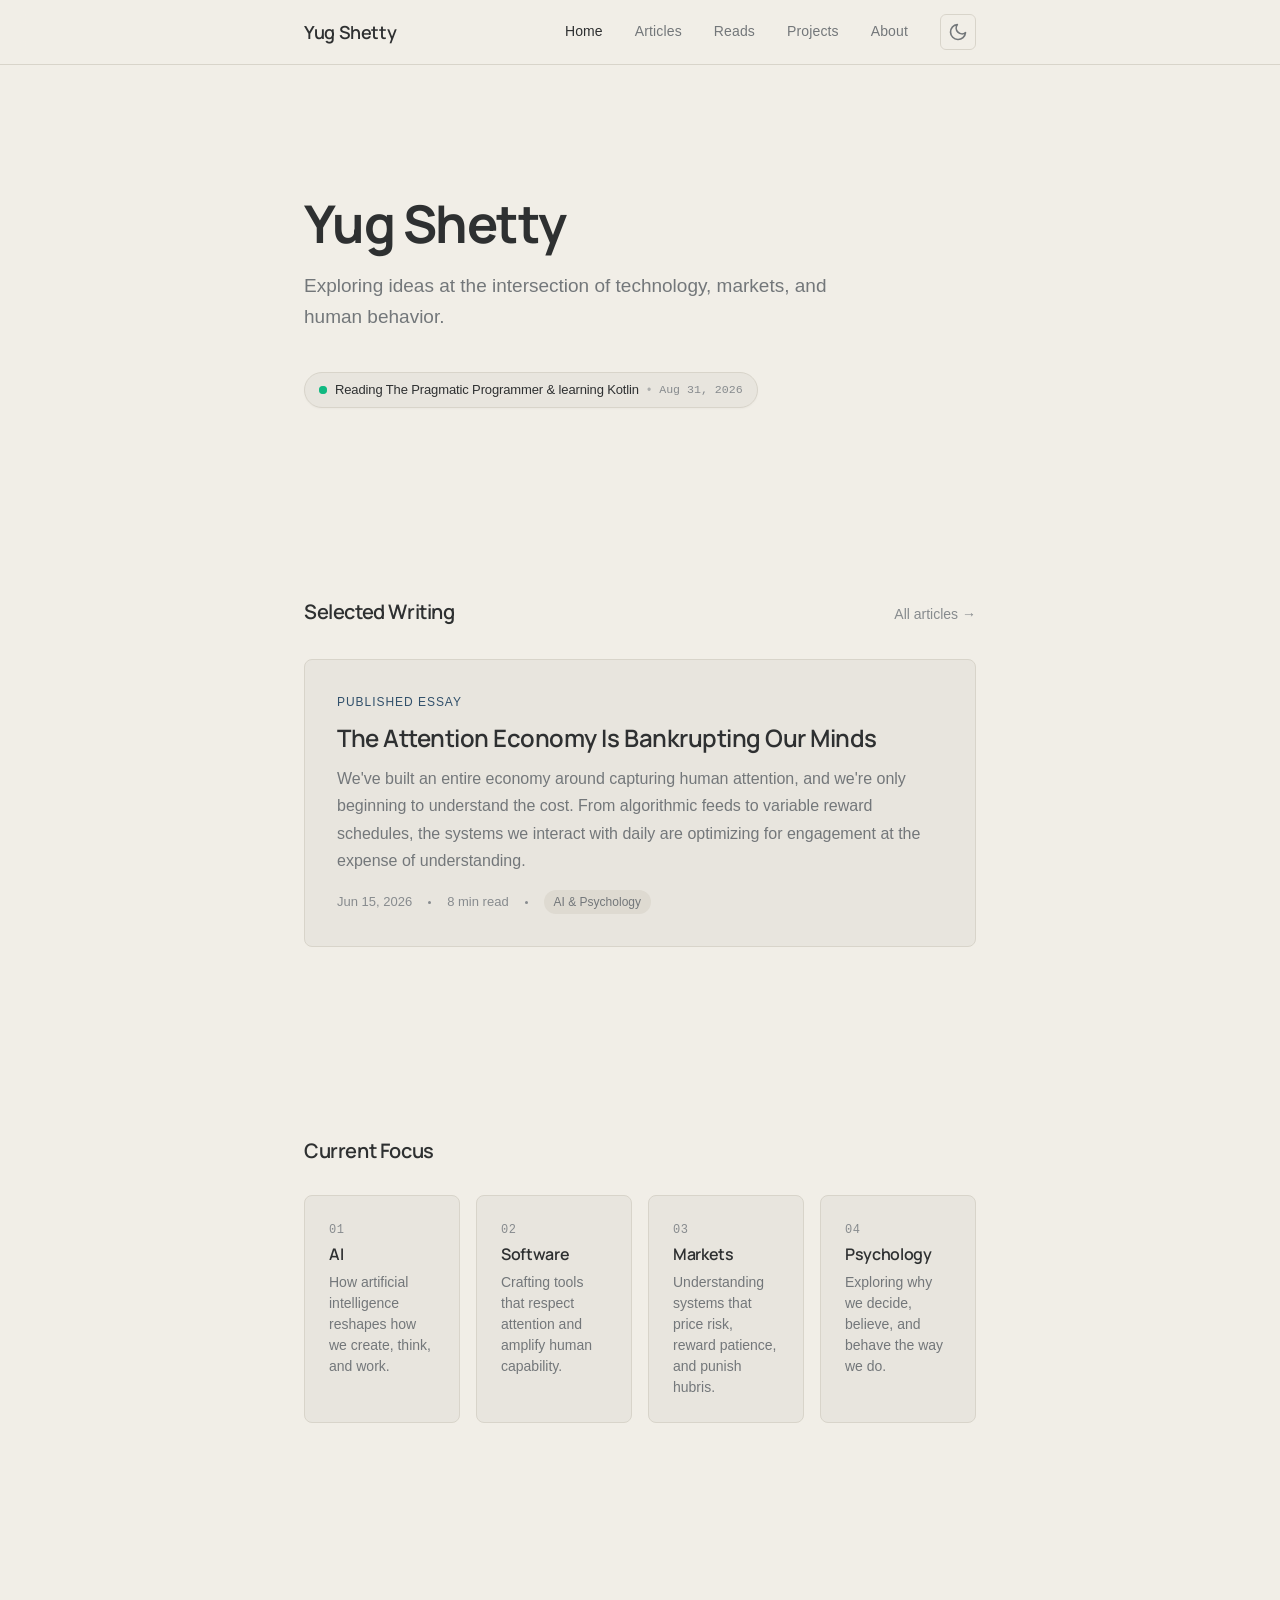
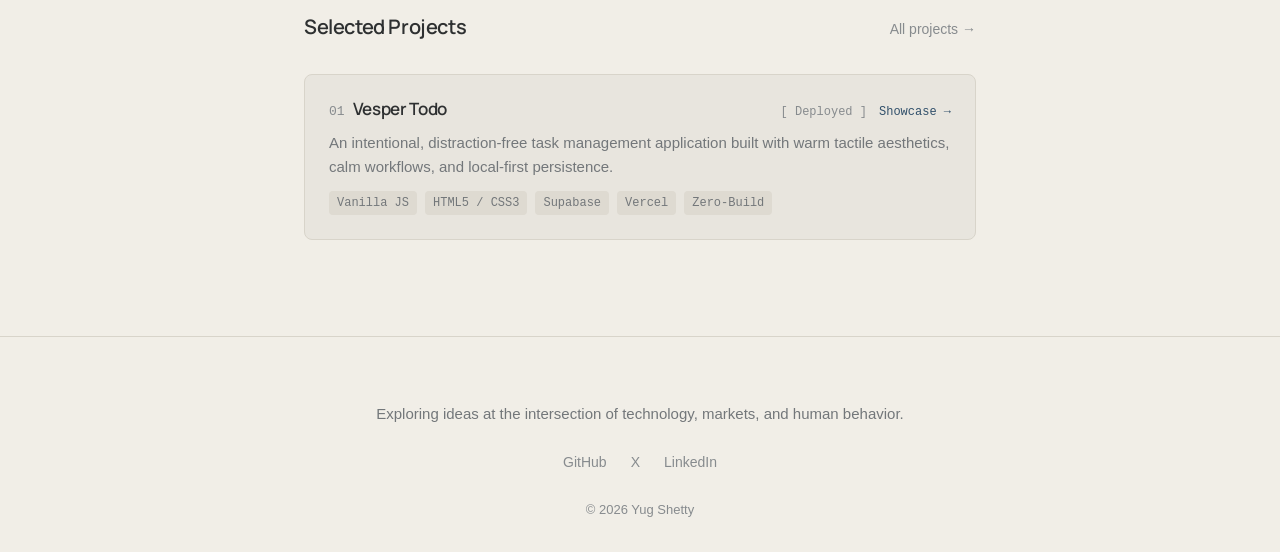
<file: index.html>
<!DOCTYPE html>
<html lang="en" data-theme="light">
<head>
    <meta charset="UTF-8">
    <meta name="viewport" content="width=device-width, initial-scale=1.0">
    <title>Yug Shetty — Exploring Ideas</title>
    <meta name="description" content="Thinker, writer, and software engineer exploring ideas at the intersection of technology, markets, and human behavior.">
    <script>
        (function(){
            var t = localStorage.getItem('yugshetty-theme');
            if (!t) t = window.matchMedia('(prefers-color-scheme: dark)').matches ? 'dark' : 'light';
            document.documentElement.setAttribute('data-theme', t);
        })();
    </script>
    <link rel="preconnect" href="https://fonts.googleapis.com">
    <link rel="preconnect" href="https://fonts.gstatic.com" crossorigin>
    <link href="https://fonts.googleapis.com/css2?family=Manrope:wght@500;600;700&display=swap" rel="stylesheet">
    <link href="https://api.fontshare.com/v2/css?f[]=satoshi@300,400,500&display=swap" rel="stylesheet">
    <link rel="stylesheet" href="css/style.css">
</head>
<body>
    <header class="site-header" id="site-header">
        <nav class="nav container">
            <a href="index.html" class="nav-logo">Yug Shetty</a>
            <button class="nav-toggle" id="nav-toggle" aria-label="Toggle navigation menu" aria-expanded="false">
                <span class="hamburger-line"></span>
                <span class="hamburger-line"></span>
                <span class="hamburger-line"></span>
            </button>
            <div class="nav-menu" id="nav-menu">
                <a href="index.html" class="nav-link">Home</a>
                <a href="articles.html" class="nav-link">Articles</a>
                <a href="reads.html" class="nav-link">Reads</a>
                <a href="projects.html" class="nav-link">Projects</a>
                <a href="about.html" class="nav-link">About</a>
                <button class="theme-toggle" id="theme-toggle" aria-label="Toggle theme">
                    <svg class="theme-icon icon-sun" xmlns="http://www.w3.org/2000/svg" width="20" height="20" viewBox="0 0 24 24" fill="none" stroke="currentColor" stroke-width="2" stroke-linecap="round" stroke-linejoin="round"><circle cx="12" cy="12" r="5"></circle><line x1="12" y1="1" x2="12" y2="3"></line><line x1="12" y1="21" x2="12" y2="23"></line><line x1="4.22" y1="4.22" x2="5.64" y2="5.64"></line><line x1="18.36" y1="18.36" x2="19.78" y2="19.78"></line><line x1="1" y1="12" x2="3" y2="12"></line><line x1="21" y1="12" x2="23" y2="12"></line><line x1="4.22" y1="19.78" x2="5.64" y2="18.36"></line><line x1="18.36" y1="5.64" x2="19.78" y2="4.22"></line></svg>
                    <svg class="theme-icon icon-moon" xmlns="http://www.w3.org/2000/svg" width="20" height="20" viewBox="0 0 24 24" fill="none" stroke="currentColor" stroke-width="2" stroke-linecap="round" stroke-linejoin="round"><path d="M21 12.79A9 9 0 1 1 11.21 3 7 7 0 0 0 21 12.79z"></path></svg>
                </button>
            </div>
        </nav>
    </header>

    <main>
        <section class="hero">
            <div class="container">
                <h1 class="hero-title">Yug Shetty</h1>
                <p class="hero-subtitle">Exploring ideas at the intersection of technology, markets, and human behavior.</p>
                <div class="hero-status" id="hero-status">
                    <span class="status-indicator" aria-hidden="true">
                        <span class="status-dot"></span>
                        <span class="status-pulse"></span>
                    </span>
                    <span class="status-text" id="status-text">Reading The Pragmatic Programmer &amp; learning Kotlin</span>
                    <span class="status-divider">•</span>
                    <span class="status-time" id="status-time">Aug 31, 2026</span>
                </div>
            </div>
        </section>

        <section class="section">
            <div class="container">
                <div class="section-header">
                    <h2 class="section-title">Selected Writing</h2>
                    <a href="articles.html" class="section-link">All articles →</a>
                </div>
                <div class="featured-article">
                    <span class="featured-label">Published Essay</span>
                    <h3 class="article-title"><a href="attention-economy.html">The Attention Economy Is Bankrupting Our Minds</a></h3>
                    <p class="article-excerpt">We've built an entire economy around capturing human attention, and we're only beginning to understand the cost. From algorithmic feeds to variable reward schedules, the systems we interact with daily are optimizing for engagement at the expense of understanding.</p>
                    <div class="article-meta"><span>Jun 15, 2026</span><span class="separator"></span><span>8 min read</span><span class="separator"></span><span class="tag">AI &amp; Psychology</span></div>
                </div>
            </div>
        </section>

        <section class="section">
            <div class="container">
                <div class="section-header">
                    <h2 class="section-title">Current Focus</h2>
                </div>
                <div class="focus-grid">
                    <div class="focus-card">
                        <div class="focus-card-index">01</div>
                        <h3 class="focus-card-title">AI</h3>
                        <p class="focus-card-desc">How artificial intelligence reshapes how we create, think, and work.</p>
                    </div>
                    <div class="focus-card">
                        <div class="focus-card-index">02</div>
                        <h3 class="focus-card-title">Software</h3>
                        <p class="focus-card-desc">Crafting tools that respect attention and amplify human capability.</p>
                    </div>
                    <div class="focus-card">
                        <div class="focus-card-index">03</div>
                        <h3 class="focus-card-title">Markets</h3>
                        <p class="focus-card-desc">Understanding systems that price risk, reward patience, and punish hubris.</p>
                    </div>
                    <div class="focus-card">
                        <div class="focus-card-index">04</div>
                        <h3 class="focus-card-title">Psychology</h3>
                        <p class="focus-card-desc">Exploring why we decide, believe, and behave the way we do.</p>
                    </div>
                </div>
            </div>
        </section>

        <section class="section">
            <div class="container">
                <div class="section-header">
                    <h2 class="section-title">Selected Projects</h2>
                    <a href="projects.html" class="section-link">All projects →</a>
                </div>
                <div class="project-list">
                    <div class="project-card">
                        <div class="project-card-header">
                            <div class="project-card-title-group">
                                <span class="project-card-index">01</span>
                                <h3 class="project-card-title"><a href="vesper.html">Vesper Todo</a></h3>
                            </div>
                            <div class="project-card-meta">
                                <span class="project-status">[ Deployed ]</span>
                                <a href="vesper.html" class="project-link-btn">Showcase →</a>
                            </div>
                        </div>
                        <p class="project-card-desc">An intentional, distraction-free task management application built with warm tactile aesthetics, calm workflows, and local-first persistence.</p>
                        <div class="project-tags">
                            <span class="project-tag">Vanilla JS</span>
                            <span class="project-tag">HTML5 / CSS3</span>
                            <span class="project-tag">Supabase</span>
                            <span class="project-tag">Vercel</span>
                            <span class="project-tag">Zero-Build</span>
                        </div>
                    </div>
                </div>
            </div>
        </section>
    </main>

    <footer class="site-footer">
        <div class="container">
            <div class="footer-content">
                <p class="footer-tagline">Exploring ideas at the intersection of technology, markets, and human behavior.</p>
                <div class="footer-links">
                    <a href="https://github.com/YugShettyDev" target="_blank" rel="noopener noreferrer" class="footer-link">GitHub</a>
                    <a href="https://x.com/yug_shetty" target="_blank" rel="noopener noreferrer" class="footer-link">X</a>
                    <a href="https://linkedin.com/in/yugshetty" target="_blank" rel="noopener noreferrer" class="footer-link">LinkedIn</a>
                </div>
                <p class="footer-copyright">&copy; 2026 Yug Shetty</p>
            </div>
        </div>
    </footer>
    <script src="js/main.js"></script>
</body>
</html>
</file>
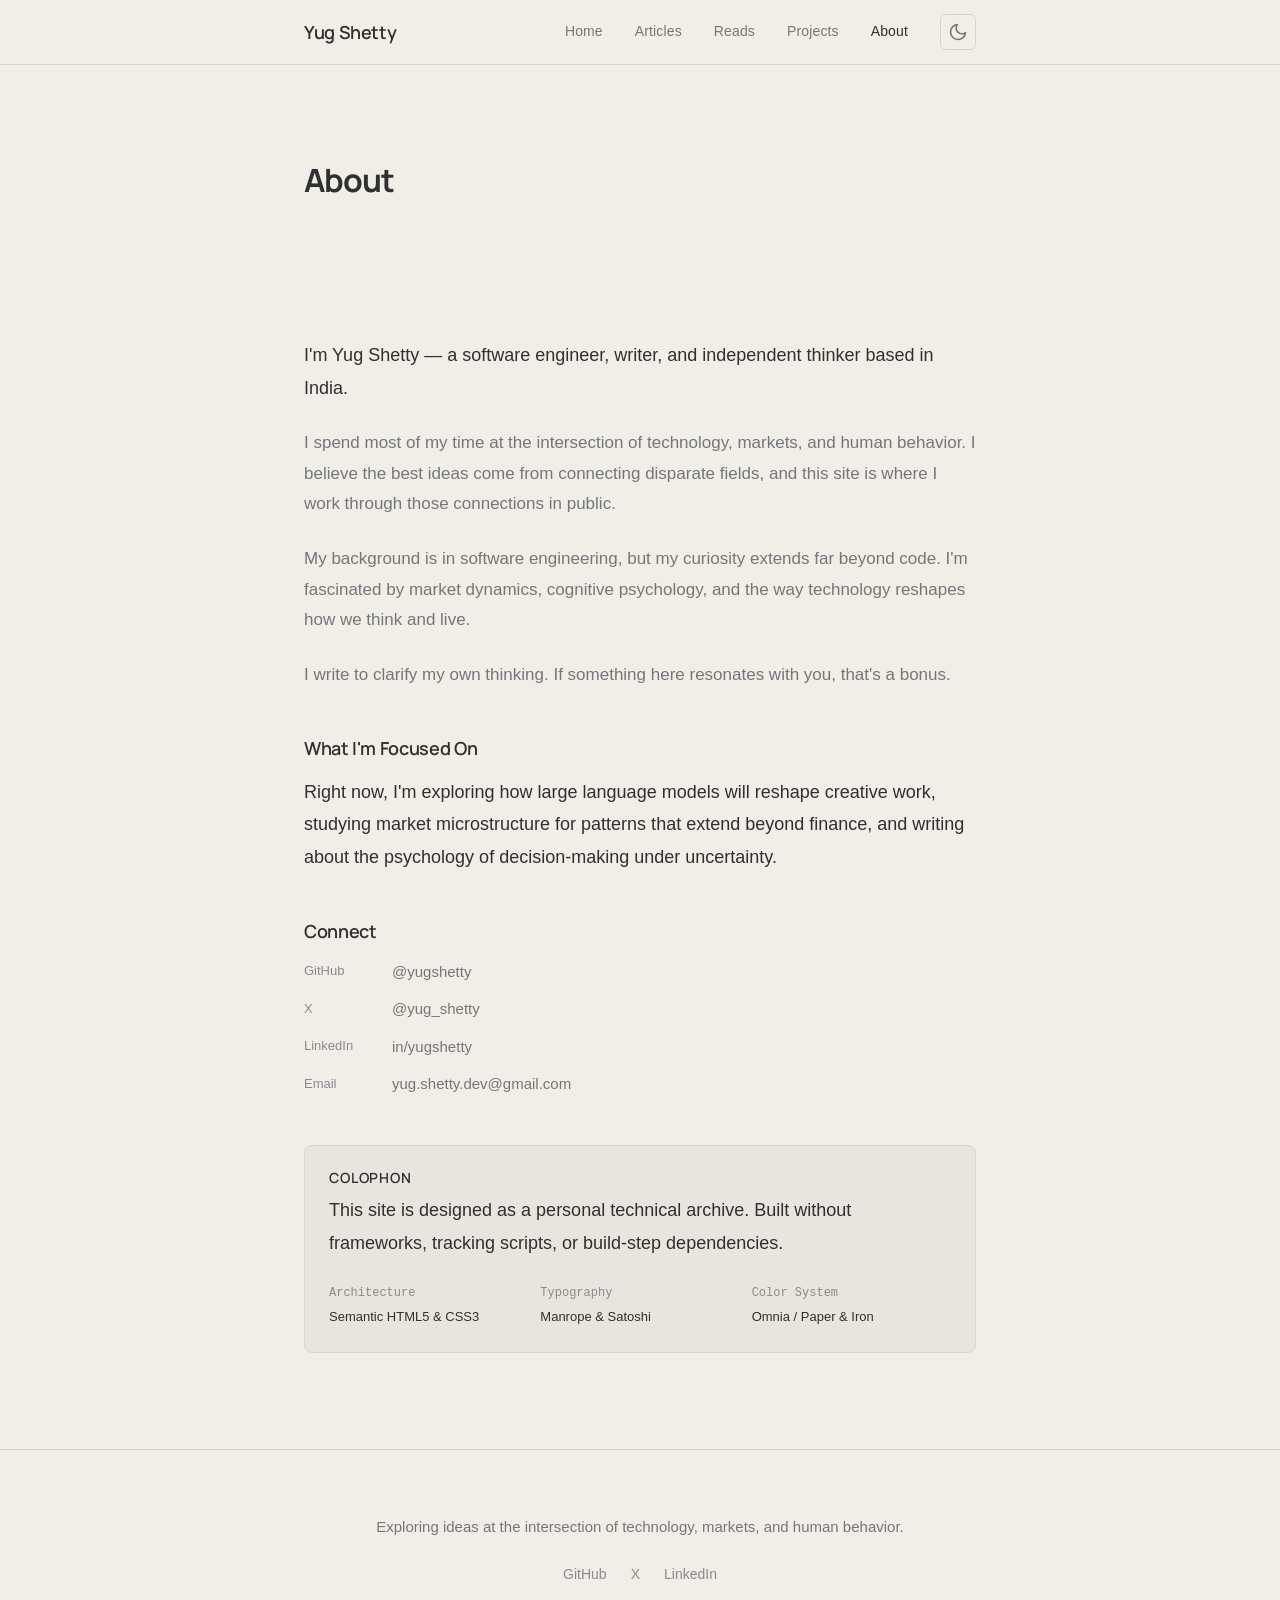
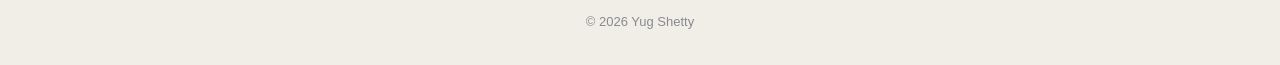
<file: about.html>
<!DOCTYPE html>
<html lang="en" data-theme="light">
<head>
    <meta charset="UTF-8">
    <meta name="viewport" content="width=device-width, initial-scale=1.0">
    <title>About — Yug Shetty</title>
    <meta name="description" content="Software engineer, writer, and independent thinker exploring ideas at the intersection of technology, markets, and human behavior.">
    <script>
        (function(){
            var t = localStorage.getItem('yugshetty-theme');
            if (!t) t = window.matchMedia('(prefers-color-scheme: dark)').matches ? 'dark' : 'light';
            document.documentElement.setAttribute('data-theme', t);
        })();
    </script>
    <link rel="preconnect" href="https://fonts.googleapis.com">
    <link rel="preconnect" href="https://fonts.gstatic.com" crossorigin>
    <link href="https://fonts.googleapis.com/css2?family=Manrope:wght@500;600;700&display=swap" rel="stylesheet">
    <link href="https://api.fontshare.com/v2/css?f[]=satoshi@300,400,500&display=swap" rel="stylesheet">
    <link rel="stylesheet" href="css/style.css">
</head>
<body>
    <header class="site-header" id="site-header">
        <nav class="nav container">
            <a href="index.html" class="nav-logo">Yug Shetty</a>
            <button class="nav-toggle" id="nav-toggle" aria-label="Toggle navigation menu" aria-expanded="false">
                <span class="hamburger-line"></span>
                <span class="hamburger-line"></span>
                <span class="hamburger-line"></span>
            </button>
            <div class="nav-menu" id="nav-menu">
                <a href="index.html" class="nav-link">Home</a>
                <a href="articles.html" class="nav-link">Articles</a>
                <a href="reads.html" class="nav-link">Reads</a>
                <a href="projects.html" class="nav-link">Projects</a>
                <a href="about.html" class="nav-link">About</a>
                <button class="theme-toggle" id="theme-toggle" aria-label="Toggle theme">
                    <svg class="theme-icon icon-sun" xmlns="http://www.w3.org/2000/svg" width="20" height="20" viewBox="0 0 24 24" fill="none" stroke="currentColor" stroke-width="2" stroke-linecap="round" stroke-linejoin="round"><circle cx="12" cy="12" r="5"></circle><line x1="12" y1="1" x2="12" y2="3"></line><line x1="12" y1="21" x2="12" y2="23"></line><line x1="4.22" y1="4.22" x2="5.64" y2="5.64"></line><line x1="18.36" y1="18.36" x2="19.78" y2="19.78"></line><line x1="1" y1="12" x2="3" y2="12"></line><line x1="21" y1="12" x2="23" y2="12"></line><line x1="4.22" y1="19.78" x2="5.64" y2="18.36"></line><line x1="18.36" y1="5.64" x2="19.78" y2="4.22"></line></svg>
                    <svg class="theme-icon icon-moon" xmlns="http://www.w3.org/2000/svg" width="20" height="20" viewBox="0 0 24 24" fill="none" stroke="currentColor" stroke-width="2" stroke-linecap="round" stroke-linejoin="round"><path d="M21 12.79A9 9 0 1 1 11.21 3 7 7 0 0 0 21 12.79z"></path></svg>
                </button>
            </div>
        </nav>
    </header>

    <main>
        <section class="page-header">
            <div class="container">
                <h1 class="page-title">About</h1>
            </div>
        </section>

        <section class="section">
            <div class="container">
                <div class="about-content">
                    <div class="about-section">
                        <p>I'm Yug Shetty — a software engineer, writer, and independent thinker based in India.</p>
                        <p>I spend most of my time at the intersection of technology, markets, and human behavior. I believe the best ideas come from connecting disparate fields, and this site is where I work through those connections in public.</p>
                        <p>My background is in software engineering, but my curiosity extends far beyond code. I'm fascinated by market dynamics, cognitive psychology, and the way technology reshapes how we think and live.</p>
                        <p>I write to clarify my own thinking. If something here resonates with you, that's a bonus.</p>
                    </div>
                    <div class="about-section">
                        <h2 class="about-section-title">What I'm Focused On</h2>
                        <p>Right now, I'm exploring how large language models will reshape creative work, studying market microstructure for patterns that extend beyond finance, and writing about the psychology of decision-making under uncertainty.</p>
                    </div>
                    <div class="about-section">
                        <h2 class="about-section-title">Connect</h2>
                        <div class="connect-links">
                            <a href="https://github.com/YugShettyDev" target="_blank" rel="noopener noreferrer" class="connect-link"><span class="connect-link-label">GitHub</span>@yugshetty</a>
                            <a href="https://x.com/yug_shetty" target="_blank" rel="noopener noreferrer" class="connect-link"><span class="connect-link-label">X</span>@yug_shetty</a>
                            <a href="https://linkedin.com/in/yugshetty" target="_blank" rel="noopener noreferrer" class="connect-link"><span class="connect-link-label">LinkedIn</span>in/yugshetty</a>
                            <a href="mailto:yug.shetty.dev@gmail.com" class="connect-link"><span class="connect-link-label">Email</span>yug.shetty.dev@gmail.com</a>
                        </div>
                    </div>

                    <div class="colophon-card">
                        <h3 class="colophon-title">Colophon</h3>
                        <p class="colophon-desc">This site is designed as a personal technical archive. Built without frameworks, tracking scripts, or build-step dependencies.</p>
                        <div class="colophon-specs">
                            <div>
                                <span class="colophon-spec-label">Architecture</span>
                                <span class="colophon-spec-val">Semantic HTML5 &amp; CSS3</span>
                            </div>
                            <div>
                                <span class="colophon-spec-label">Typography</span>
                                <span class="colophon-spec-val">Manrope &amp; Satoshi</span>
                            </div>
                            <div>
                                <span class="colophon-spec-label">Color System</span>
                                <span class="colophon-spec-val">Omnia / Paper &amp; Iron</span>
                            </div>
                        </div>
                    </div>
                </div>
            </div>
        </section>
    </main>

    <footer class="site-footer">
        <div class="container">
            <div class="footer-content">
                <p class="footer-tagline">Exploring ideas at the intersection of technology, markets, and human behavior.</p>
                <div class="footer-links">
                    <a href="https://github.com/YugShettyDev" target="_blank" rel="noopener noreferrer" class="footer-link">GitHub</a>
                    <a href="https://x.com/yug_shetty" target="_blank" rel="noopener noreferrer" class="footer-link">X</a>
                    <a href="https://linkedin.com/in/yugshetty" target="_blank" rel="noopener noreferrer" class="footer-link">LinkedIn</a>
                </div>
                <p class="footer-copyright">&copy; 2026 Yug Shetty</p>
            </div>
        </div>
    </footer>
    <script src="js/main.js"></script>
</body>
</html>
</file>
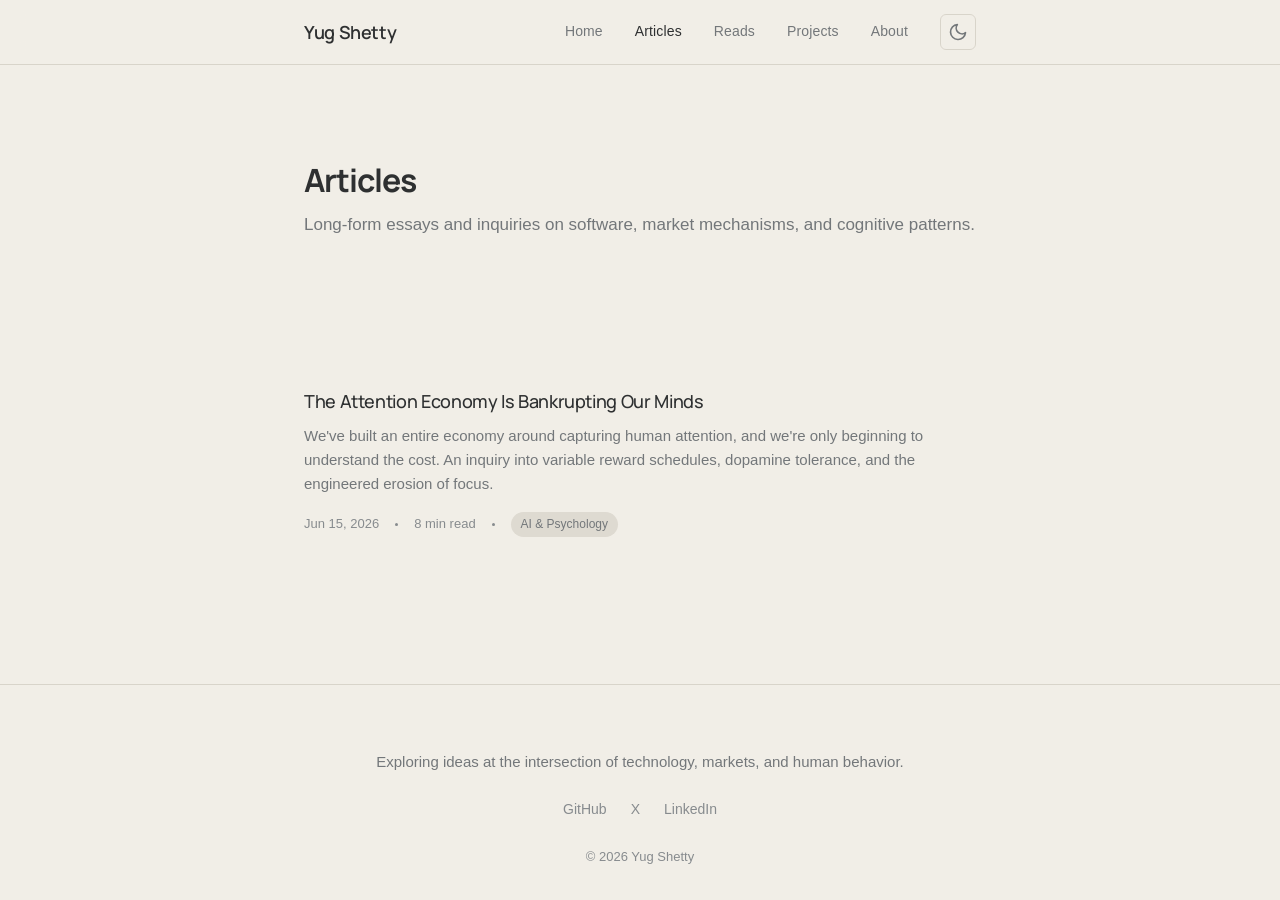
<file: articles.html>
<!DOCTYPE html>
<html lang="en" data-theme="light">
<head>
    <meta charset="UTF-8">
    <meta name="viewport" content="width=device-width, initial-scale=1.0">
    <title>Articles — Yug Shetty</title>
    <meta name="description" content="Long-form thinking on technology, markets, and the human mind.">
    <script>
        (function(){
            var t = localStorage.getItem('yugshetty-theme');
            if (!t) t = window.matchMedia('(prefers-color-scheme: dark)').matches ? 'dark' : 'light';
            document.documentElement.setAttribute('data-theme', t);
        })();
    </script>
    <link rel="preconnect" href="https://fonts.googleapis.com">
    <link rel="preconnect" href="https://fonts.gstatic.com" crossorigin>
    <link href="https://fonts.googleapis.com/css2?family=Manrope:wght@500;600;700&display=swap" rel="stylesheet">
    <link href="https://api.fontshare.com/v2/css?f[]=satoshi@300,400,500&display=swap" rel="stylesheet">
    <link rel="stylesheet" href="css/style.css">
</head>
<body>
    <header class="site-header" id="site-header">
        <nav class="nav container">
            <a href="index.html" class="nav-logo">Yug Shetty</a>
            <button class="nav-toggle" id="nav-toggle" aria-label="Toggle navigation menu" aria-expanded="false">
                <span class="hamburger-line"></span>
                <span class="hamburger-line"></span>
                <span class="hamburger-line"></span>
            </button>
            <div class="nav-menu" id="nav-menu">
                <a href="index.html" class="nav-link">Home</a>
                <a href="articles.html" class="nav-link">Articles</a>
                <a href="reads.html" class="nav-link">Reads</a>
                <a href="projects.html" class="nav-link">Projects</a>
                <a href="about.html" class="nav-link">About</a>
                <button class="theme-toggle" id="theme-toggle" aria-label="Toggle theme">
                    <svg class="theme-icon icon-sun" xmlns="http://www.w3.org/2000/svg" width="20" height="20" viewBox="0 0 24 24" fill="none" stroke="currentColor" stroke-width="2" stroke-linecap="round" stroke-linejoin="round"><circle cx="12" cy="12" r="5"></circle><line x1="12" y1="1" x2="12" y2="3"></line><line x1="12" y1="21" x2="12" y2="23"></line><line x1="4.22" y1="4.22" x2="5.64" y2="5.64"></line><line x1="18.36" y1="18.36" x2="19.78" y2="19.78"></line><line x1="1" y1="12" x2="3" y2="12"></line><line x1="21" y1="12" x2="23" y2="12"></line><line x1="4.22" y1="19.78" x2="5.64" y2="18.36"></line><line x1="18.36" y1="5.64" x2="19.78" y2="4.22"></line></svg>
                    <svg class="theme-icon icon-moon" xmlns="http://www.w3.org/2000/svg" width="20" height="20" viewBox="0 0 24 24" fill="none" stroke="currentColor" stroke-width="2" stroke-linecap="round" stroke-linejoin="round"><path d="M21 12.79A9 9 0 1 1 11.21 3 7 7 0 0 0 21 12.79z"></path></svg>
                </button>
            </div>
        </nav>
    </header>

    <main>
        <section class="page-header">
            <div class="container">
                <h1 class="page-title">Articles</h1>
                <p class="page-subtitle">Long-form essays and inquiries on software, market mechanisms, and cognitive patterns.</p>
            </div>
        </section>

        <section class="section">
            <div class="container">
                <div class="articles-list">
                    <article class="article-item">
                        <h2 class="article-title"><a href="attention-economy.html">The Attention Economy Is Bankrupting Our Minds</a></h2>
                        <p class="article-excerpt">We've built an entire economy around capturing human attention, and we're only beginning to understand the cost. An inquiry into variable reward schedules, dopamine tolerance, and the engineered erosion of focus.</p>
                        <div class="article-meta">
                            <span>Jun 15, 2026</span>
                            <span class="separator"></span>
                            <span>8 min read</span>
                            <span class="separator"></span>
                            <span class="tag">AI &amp; Psychology</span>
                        </div>
                    </article>
                </div>
            </div>
        </section>
    </main>

    <footer class="site-footer">
        <div class="container">
            <div class="footer-content">
                <p class="footer-tagline">Exploring ideas at the intersection of technology, markets, and human behavior.</p>
                <div class="footer-links">
                    <a href="https://github.com/YugShettyDev" target="_blank" rel="noopener noreferrer" class="footer-link">GitHub</a>
                    <a href="https://x.com/yug_shetty" target="_blank" rel="noopener noreferrer" class="footer-link">X</a>
                    <a href="https://linkedin.com/in/yugshetty" target="_blank" rel="noopener noreferrer" class="footer-link">LinkedIn</a>
                </div>
                <p class="footer-copyright">&copy; 2026 Yug Shetty</p>
            </div>
        </div>
    </footer>
    <script src="js/main.js"></script>
</body>
</html>
</file>
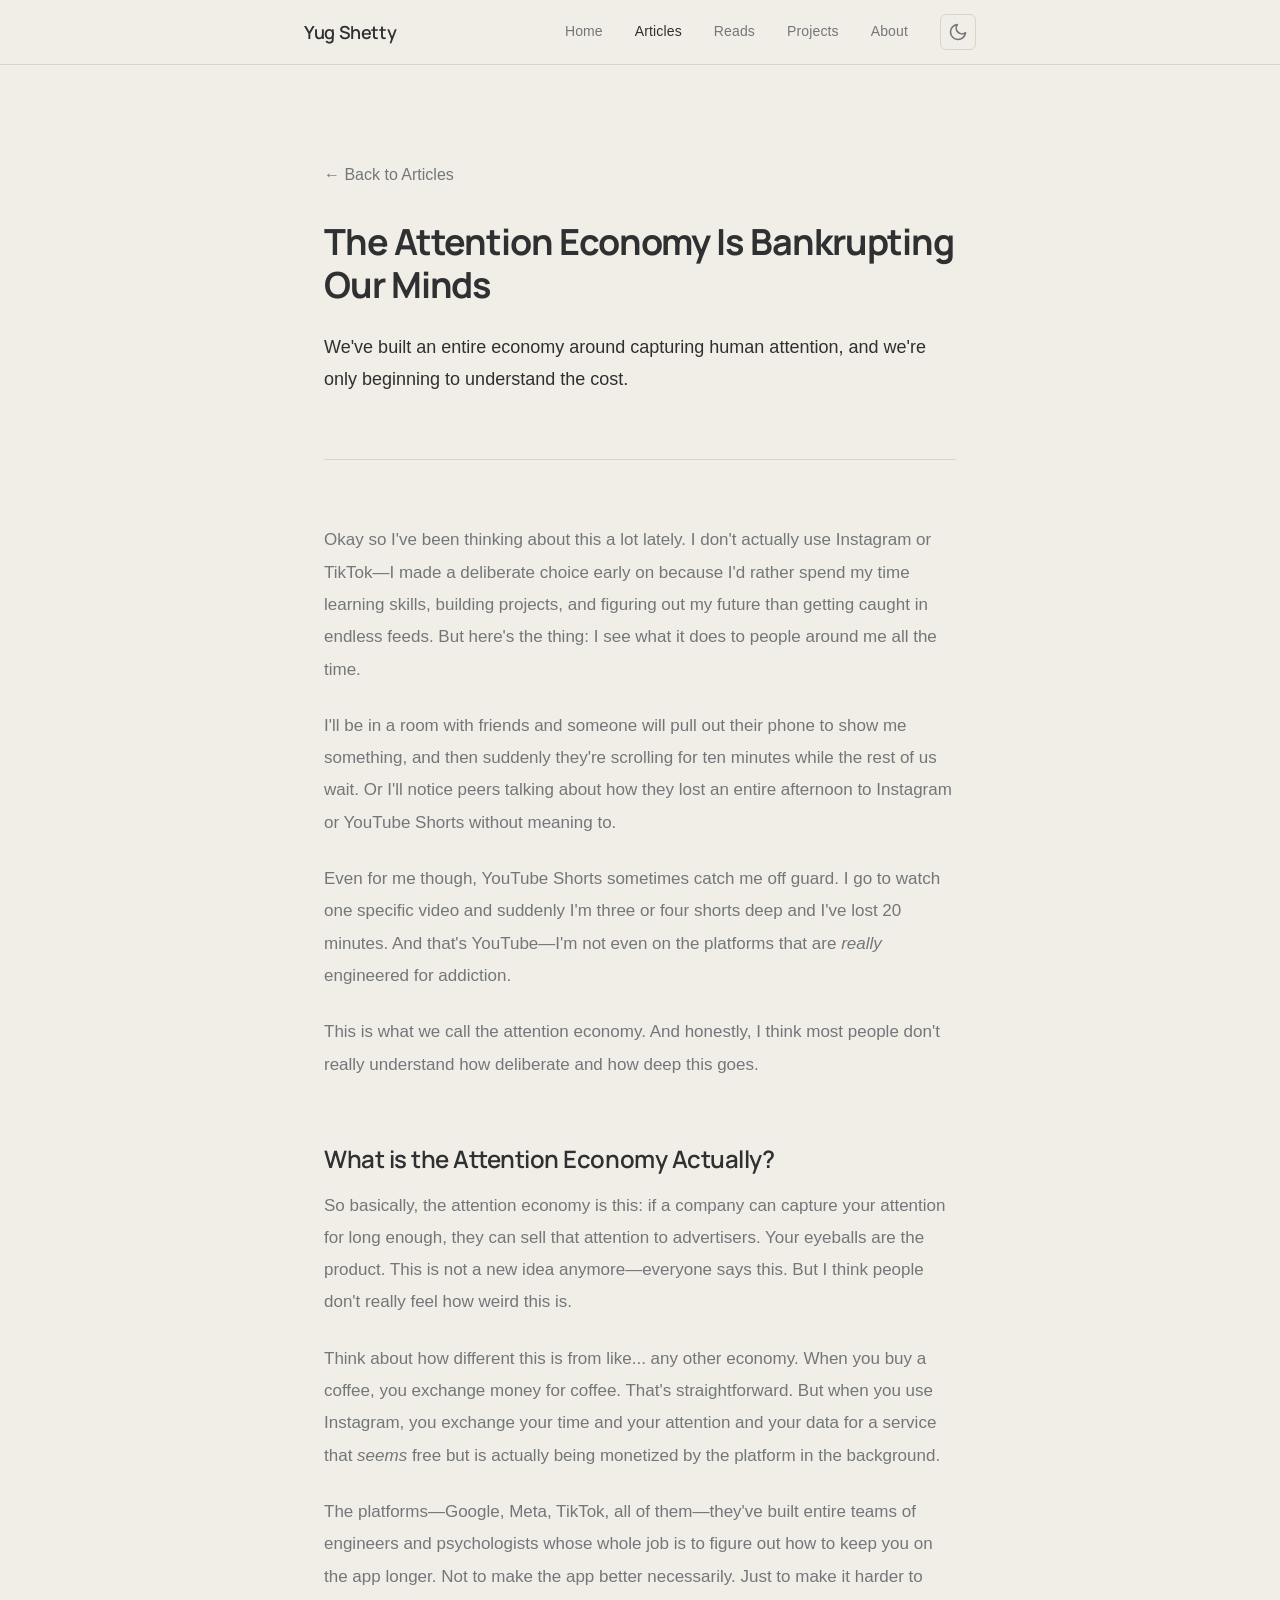
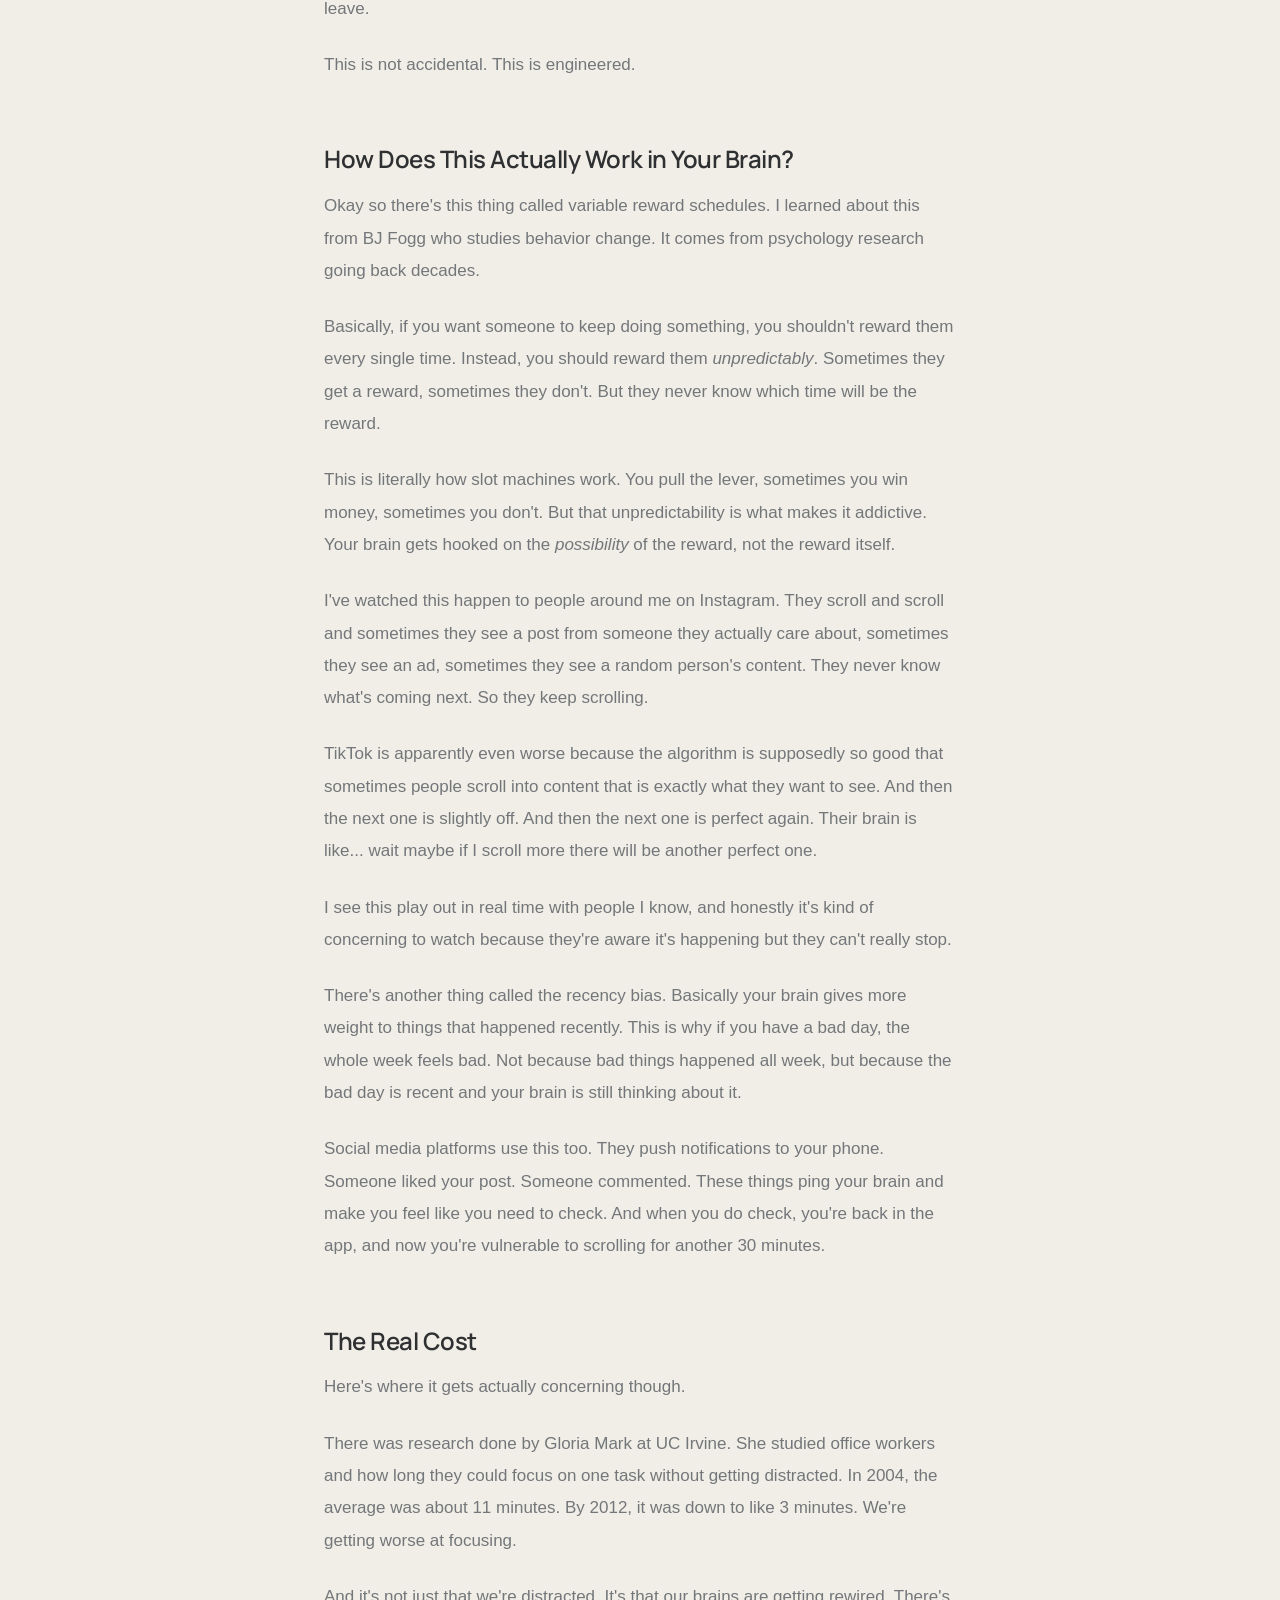
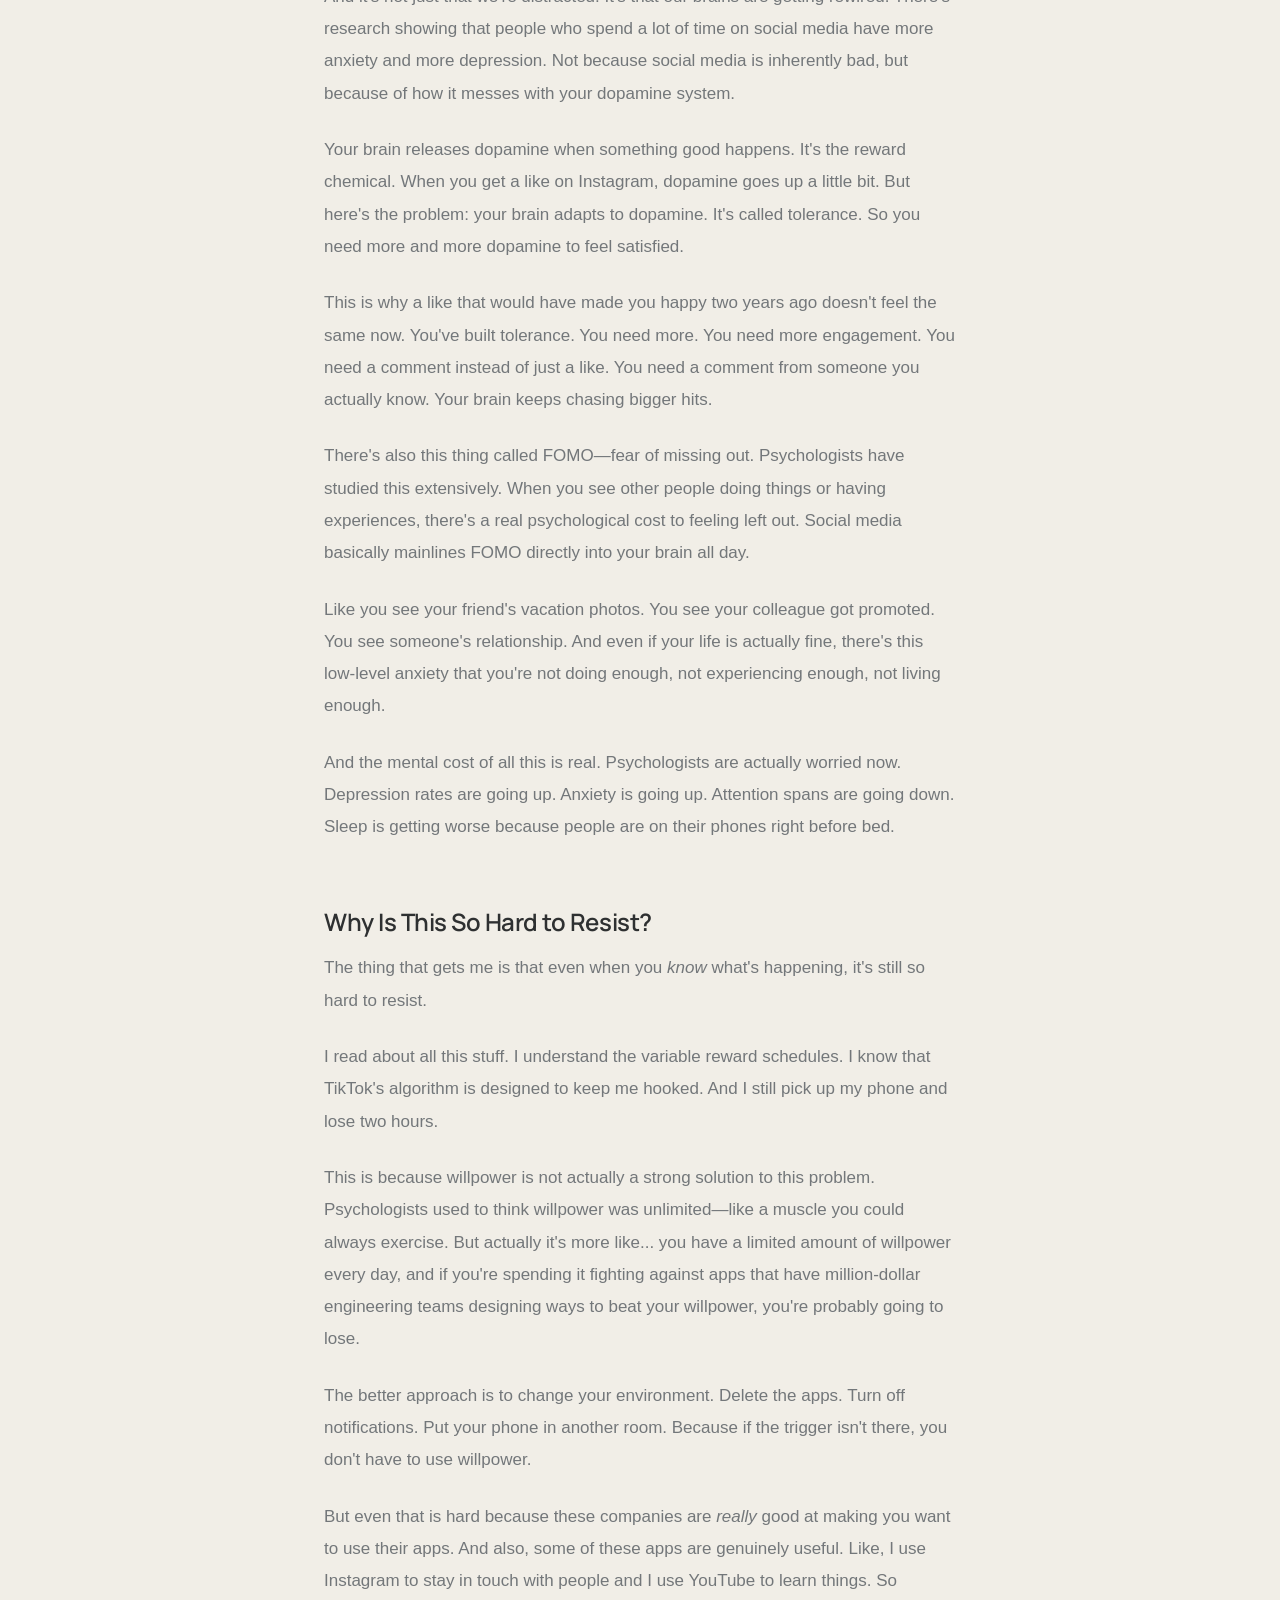
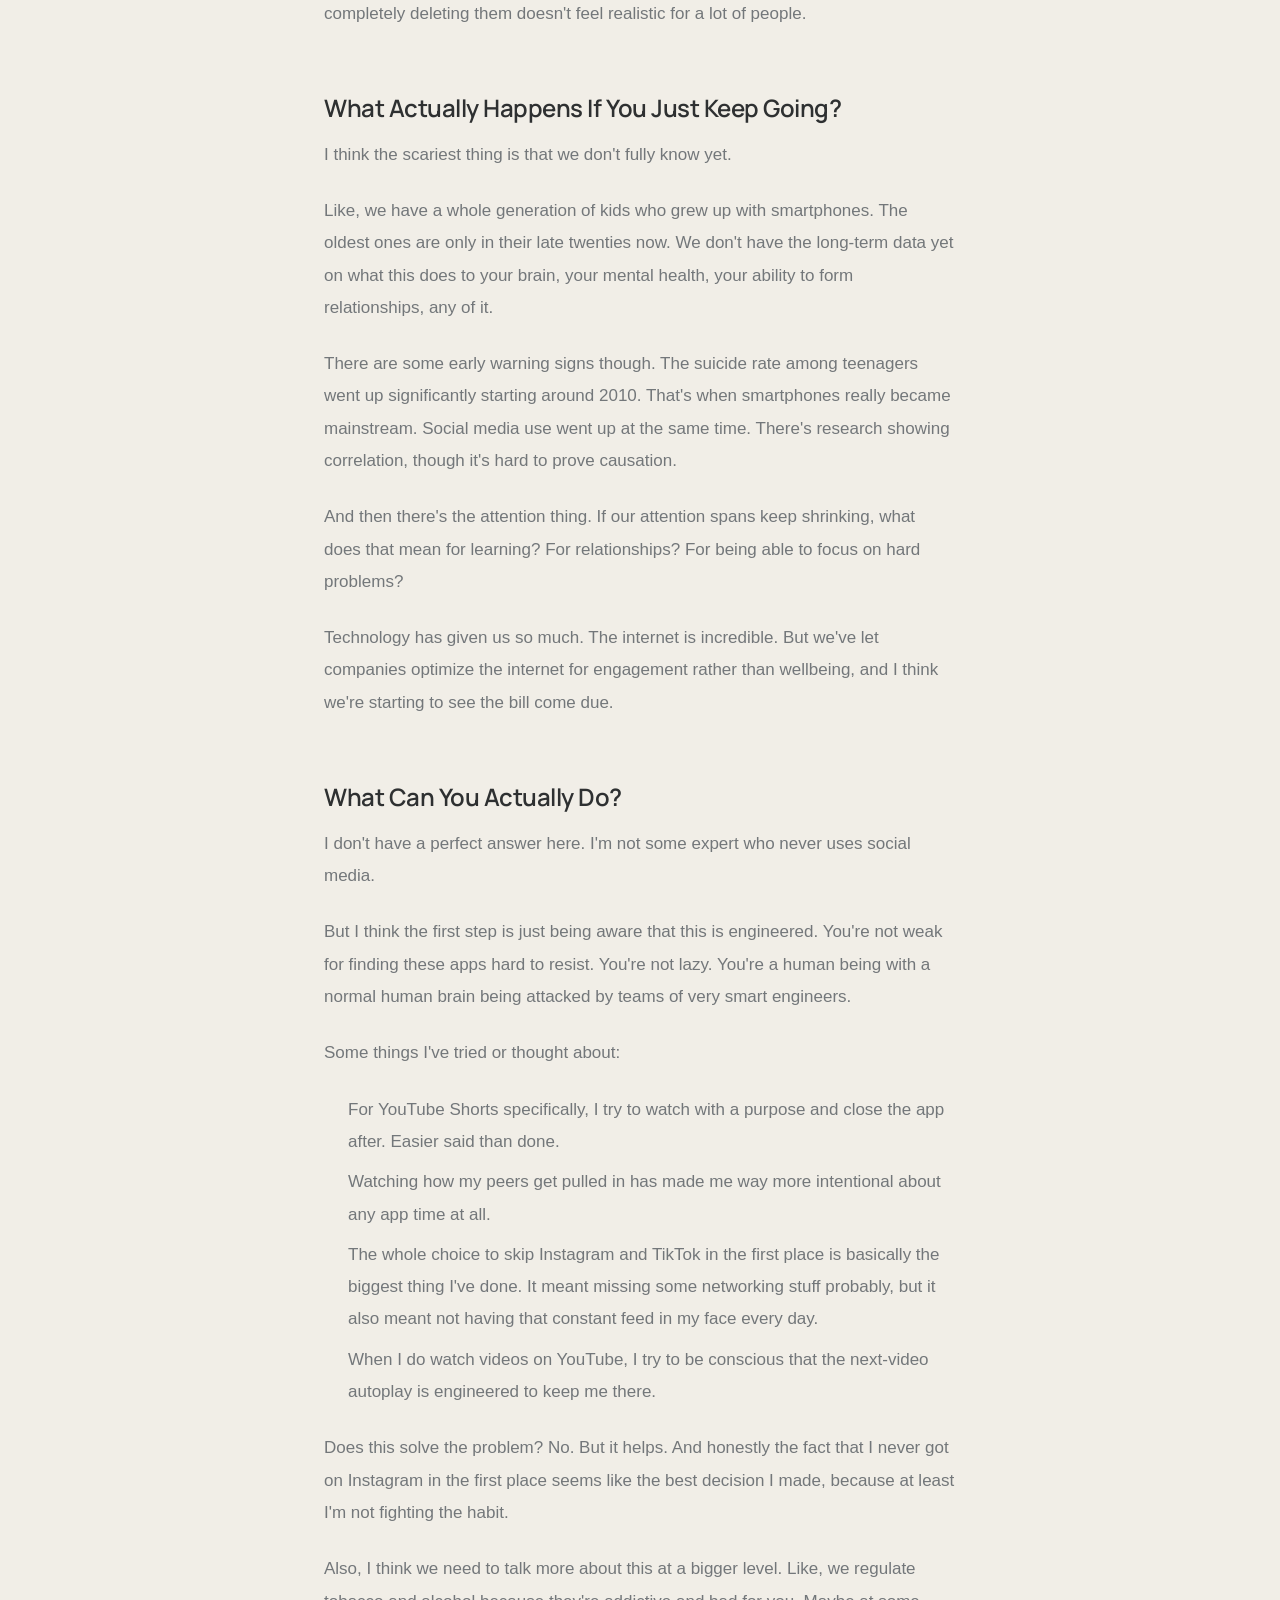
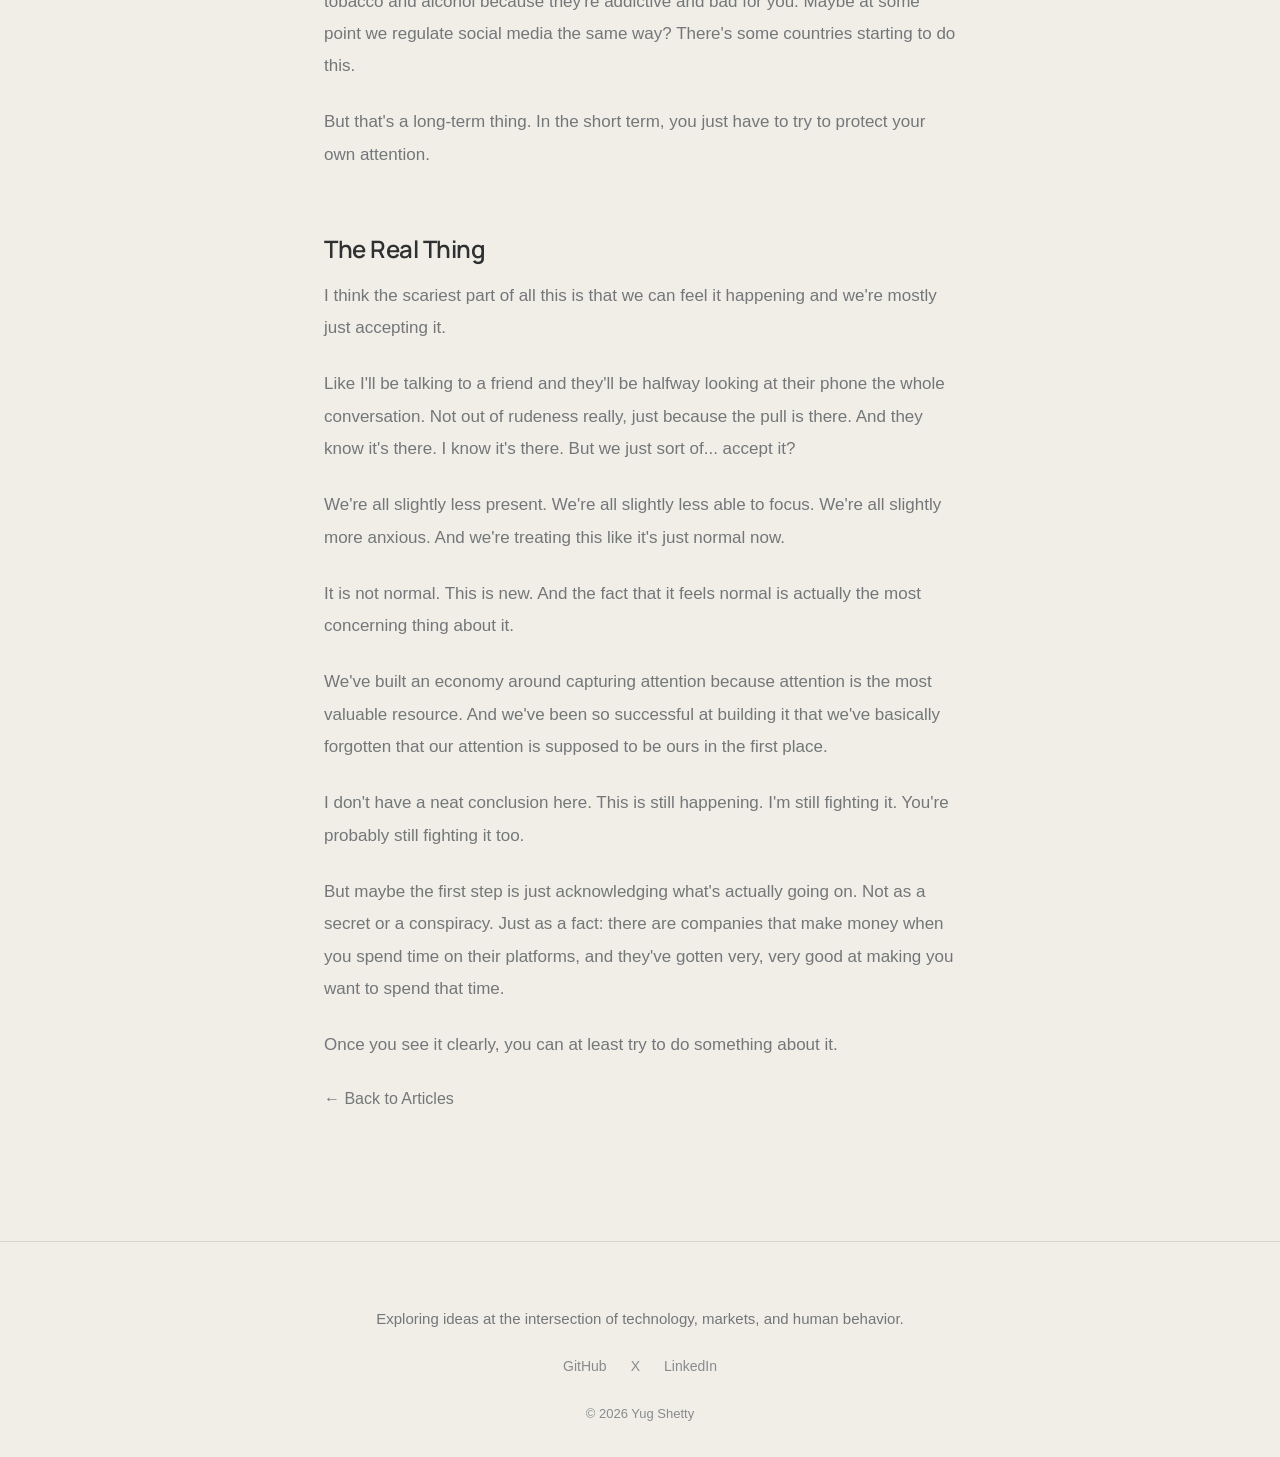
<file: attention-economy.html>
<!DOCTYPE html>
<html lang="en" data-theme="light">
<head>
    <meta charset="UTF-8">
    <meta name="viewport" content="width=device-width, initial-scale=1.0">
    <title>The Attention Economy Is Bankrupting Our Minds | Yug Shetty</title>
    <script>
        (function(){
            var t = localStorage.getItem('yugshetty-theme');
            if (!t) t = window.matchMedia('(prefers-color-scheme: dark)').matches ? 'dark' : 'light';
            document.documentElement.setAttribute('data-theme', t);
        })();
    </script>
    <link rel="preconnect" href="https://fonts.googleapis.com">
    <link rel="preconnect" href="https://fonts.gstatic.com" crossorigin>
    <link href="https://fonts.googleapis.com/css2?family=Manrope:wght@500;600;700&display=swap" rel="stylesheet">
    <link href="https://api.fontshare.com/v2/css?f[]=satoshi@300,400,500&display=swap" rel="stylesheet">
    <link rel="stylesheet" href="css/style.css">
</head>

<body>
    <header class="site-header" id="site-header">
        <nav class="nav container">
            <a href="index.html" class="nav-logo">Yug Shetty</a>
            <button class="nav-toggle" id="nav-toggle" aria-label="Toggle navigation menu" aria-expanded="false">
                <span class="hamburger-line"></span>
                <span class="hamburger-line"></span>
                <span class="hamburger-line"></span>
            </button>
            <div class="nav-menu" id="nav-menu">
                <a href="index.html" class="nav-link">Home</a>
                <a href="articles.html" class="nav-link">Articles</a>
                <a href="reads.html" class="nav-link">Reads</a>
                <a href="projects.html" class="nav-link">Projects</a>
                <a href="about.html" class="nav-link">About</a>
                <button class="theme-toggle" id="theme-toggle" aria-label="Toggle theme">
                    <svg class="theme-icon icon-sun" xmlns="http://www.w3.org/2000/svg" width="20" height="20" viewBox="0 0 24 24" fill="none" stroke="currentColor" stroke-width="2" stroke-linecap="round" stroke-linejoin="round"><circle cx="12" cy="12" r="5"></circle><line x1="12" y1="1" x2="12" y2="3"></line><line x1="12" y1="21" x2="12" y2="23"></line><line x1="4.22" y1="4.22" x2="5.64" y2="5.64"></line><line x1="18.36" y1="18.36" x2="19.78" y2="19.78"></line><line x1="1" y1="12" x2="3" y2="12"></line><line x1="21" y1="12" x2="23" y2="12"></line><line x1="4.22" y1="19.78" x2="5.64" y2="18.36"></line><line x1="18.36" y1="5.64" x2="19.78" y2="4.22"></line></svg>
                    <svg class="theme-icon icon-moon" xmlns="http://www.w3.org/2000/svg" width="20" height="20" viewBox="0 0 24 24" fill="none" stroke="currentColor" stroke-width="2" stroke-linecap="round" stroke-linejoin="round"><path d="M21 12.79A9 9 0 1 1 11.21 3 7 7 0 0 0 21 12.79z"></path></svg>
                </button>
            </div>
        </nav>
    </header>

    <main class="section">
        <article class="container article-container">
            <a href="articles.html" class="back-link">
                ← Back to Articles
            </a>

            <div class="article-content">

                <h1>The Attention Economy Is Bankrupting Our Minds</h1>
        <p class="subtitle">We've built an entire economy around capturing human attention, and we're only beginning to understand the cost.</p>
        
        <hr>
        
        <p>Okay so I've been thinking about this a lot lately. I don't actually use Instagram or TikTok—I made a deliberate choice early on because I'd rather spend my time learning skills, building projects, and figuring out my future than getting caught in endless feeds. But here's the thing: I see what it does to people around me all the time.</p>
        
        <p>I'll be in a room with friends and someone will pull out their phone to show me something, and then suddenly they're scrolling for ten minutes while the rest of us wait. Or I'll notice peers talking about how they lost an entire afternoon to Instagram or YouTube Shorts without meaning to.</p>
        
        <p>Even for me though, YouTube Shorts sometimes catch me off guard. I go to watch one specific video and suddenly I'm three or four shorts deep and I've lost 20 minutes. And that's YouTube—I'm not even on the platforms that are <em>really</em> engineered for addiction.</p>
        
        <p>This is what we call the attention economy. And honestly, I think most people don't really understand how deliberate and how deep this goes.</p>
        
        <h2>What is the Attention Economy Actually?</h2>
        
        <p>So basically, the attention economy is this: if a company can capture your attention for long enough, they can sell that attention to advertisers. Your eyeballs are the product. This is not a new idea anymore—everyone says this. But I think people don't really feel how weird this is.</p>
        
        <p>Think about how different this is from like... any other economy. When you buy a coffee, you exchange money for coffee. That's straightforward. But when you use Instagram, you exchange your time and your attention and your data for a service that <em>seems</em> free but is actually being monetized by the platform in the background.</p>
        
        <p>The platforms—Google, Meta, TikTok, all of them—they've built entire teams of engineers and psychologists whose whole job is to figure out how to keep you on the app longer. Not to make the app better necessarily. Just to make it harder to leave.</p>
        
        <p>This is not accidental. This is engineered.</p>
        
        <h2>How Does This Actually Work in Your Brain?</h2>
        
        <p>Okay so there's this thing called variable reward schedules. I learned about this from BJ Fogg who studies behavior change. It comes from psychology research going back decades.</p>
        
        <p>Basically, if you want someone to keep doing something, you shouldn't reward them every single time. Instead, you should reward them <em>unpredictably</em>. Sometimes they get a reward, sometimes they don't. But they never know which time will be the reward.</p>
        
        <p>This is literally how slot machines work. You pull the lever, sometimes you win money, sometimes you don't. But that unpredictability is what makes it addictive. Your brain gets hooked on the <em>possibility</em> of the reward, not the reward itself.</p>
        
        <p>I've watched this happen to people around me on Instagram. They scroll and scroll and sometimes they see a post from someone they actually care about, sometimes they see an ad, sometimes they see a random person's content. They never know what's coming next. So they keep scrolling.</p>
        
        <p>TikTok is apparently even worse because the algorithm is supposedly so good that sometimes people scroll into content that is exactly what they want to see. And then the next one is slightly off. And then the next one is perfect again. Their brain is like... wait maybe if I scroll more there will be another perfect one.</p>
        
        <p>I see this play out in real time with people I know, and honestly it's kind of concerning to watch because they're aware it's happening but they can't really stop.</p>
        
        <p>There's another thing called the recency bias. Basically your brain gives more weight to things that happened recently. This is why if you have a bad day, the whole week feels bad. Not because bad things happened all week, but because the bad day is recent and your brain is still thinking about it.</p>
        
        <p>Social media platforms use this too. They push notifications to your phone. Someone liked your post. Someone commented. These things ping your brain and make you feel like you need to check. And when you do check, you're back in the app, and now you're vulnerable to scrolling for another 30 minutes.</p>
        
        <h2>The Real Cost</h2>
        
        <p>Here's where it gets actually concerning though.</p>
        
        <p>There was research done by Gloria Mark at UC Irvine. She studied office workers and how long they could focus on one task without getting distracted. In 2004, the average was about 11 minutes. By 2012, it was down to like 3 minutes. We're getting worse at focusing.</p>
        
        <p>And it's not just that we're distracted. It's that our brains are getting rewired. There's research showing that people who spend a lot of time on social media have more anxiety and more depression. Not because social media is inherently bad, but because of how it messes with your dopamine system.</p>
        
        <p>Your brain releases dopamine when something good happens. It's the reward chemical. When you get a like on Instagram, dopamine goes up a little bit. But here's the problem: your brain adapts to dopamine. It's called tolerance. So you need more and more dopamine to feel satisfied.</p>
        
        <p>This is why a like that would have made you happy two years ago doesn't feel the same now. You've built tolerance. You need more. You need more engagement. You need a comment instead of just a like. You need a comment from someone you actually know. Your brain keeps chasing bigger hits.</p>
        
        <p>There's also this thing called FOMO—fear of missing out. Psychologists have studied this extensively. When you see other people doing things or having experiences, there's a real psychological cost to feeling left out. Social media basically mainlines FOMO directly into your brain all day.</p>
        
        <p>Like you see your friend's vacation photos. You see your colleague got promoted. You see someone's relationship. And even if your life is actually fine, there's this low-level anxiety that you're not doing enough, not experiencing enough, not living enough.</p>
        
        <p>And the mental cost of all this is real. Psychologists are actually worried now. Depression rates are going up. Anxiety is going up. Attention spans are going down. Sleep is getting worse because people are on their phones right before bed.</p>
        
        <h2>Why Is This So Hard to Resist?</h2>
        
        <p>The thing that gets me is that even when you <em>know</em> what's happening, it's still so hard to resist.</p>
        
        <p>I read about all this stuff. I understand the variable reward schedules. I know that TikTok's algorithm is designed to keep me hooked. And I still pick up my phone and lose two hours.</p>
        
        <p>This is because willpower is not actually a strong solution to this problem. Psychologists used to think willpower was unlimited—like a muscle you could always exercise. But actually it's more like... you have a limited amount of willpower every day, and if you're spending it fighting against apps that have million-dollar engineering teams designing ways to beat your willpower, you're probably going to lose.</p>
        
        <p>The better approach is to change your environment. Delete the apps. Turn off notifications. Put your phone in another room. Because if the trigger isn't there, you don't have to use willpower.</p>
        
        <p>But even that is hard because these companies are <em>really</em> good at making you want to use their apps. And also, some of these apps are genuinely useful. Like, I use Instagram to stay in touch with people and I use YouTube to learn things. So completely deleting them doesn't feel realistic for a lot of people.</p>
        
        <h2>What Actually Happens If You Just Keep Going?</h2>
        
        <p>I think the scariest thing is that we don't fully know yet.</p>
        
        <p>Like, we have a whole generation of kids who grew up with smartphones. The oldest ones are only in their late twenties now. We don't have the long-term data yet on what this does to your brain, your mental health, your ability to form relationships, any of it.</p>
        
        <p>There are some early warning signs though. The suicide rate among teenagers went up significantly starting around 2010. That's when smartphones really became mainstream. Social media use went up at the same time. There's research showing correlation, though it's hard to prove causation.</p>
        
        <p>And then there's the attention thing. If our attention spans keep shrinking, what does that mean for learning? For relationships? For being able to focus on hard problems?</p>
        
        <p>Technology has given us so much. The internet is incredible. But we've let companies optimize the internet for engagement rather than wellbeing, and I think we're starting to see the bill come due.</p>
        
        <h2>What Can You Actually Do?</h2>
        
        <p>I don't have a perfect answer here. I'm not some expert who never uses social media.</p>
        
        <p>But I think the first step is just being aware that this is engineered. You're not weak for finding these apps hard to resist. You're not lazy. You're a human being with a normal human brain being attacked by teams of very smart engineers.</p>
        
        <p>Some things I've tried or thought about:</p>
        <ul>
            <li>For YouTube Shorts specifically, I try to watch with a purpose and close the app after. Easier said than done.</li>
            <li>Watching how my peers get pulled in has made me way more intentional about any app time at all.</li>
            <li>The whole choice to skip Instagram and TikTok in the first place is basically the biggest thing I've done. It meant missing some networking stuff probably, but it also meant not having that constant feed in my face every day.</li>
            <li>When I do watch videos on YouTube, I try to be conscious that the next-video autoplay is engineered to keep me there.</li>
        </ul>
        
        <p>Does this solve the problem? No. But it helps. And honestly the fact that I never got on Instagram in the first place seems like the best decision I made, because at least I'm not fighting the habit.</p>
        
        <p>Also, I think we need to talk more about this at a bigger level. Like, we regulate tobacco and alcohol because they're addictive and bad for you. Maybe at some point we regulate social media the same way? There's some countries starting to do this.</p>
        
        <p>But that's a long-term thing. In the short term, you just have to try to protect your own attention.</p>
        
        <h2>The Real Thing</h2>
        
        <p>I think the scariest part of all this is that we can feel it happening and we're mostly just accepting it.</p>
        
        <p>Like I'll be talking to a friend and they'll be halfway looking at their phone the whole conversation. Not out of rudeness really, just because the pull is there. And they know it's there. I know it's there. But we just sort of... accept it?</p>
        
        <p>We're all slightly less present. We're all slightly less able to focus. We're all slightly more anxious. And we're treating this like it's just normal now.</p>
        
        <p>It is not normal. This is new. And the fact that it feels normal is actually the most concerning thing about it.</p>
        
        <p>We've built an economy around capturing attention because attention is the most valuable resource. And we've been so successful at building it that we've basically forgotten that our attention is supposed to be ours in the first place.</p>
        
        <p>I don't have a neat conclusion here. This is still happening. I'm still fighting it. You're probably still fighting it too.</p>
        
        <p>But maybe the first step is just acknowledging what's actually going on. Not as a secret or a conspiracy. Just as a fact: there are companies that make money when you spend time on their platforms, and they've gotten very, very good at making you want to spend that time.</p>
        
        <p>Once you see it clearly, you can at least try to do something about it.</p>

            </div>
            
            <a href="articles.html" class="back-link">
                ← Back to Articles
            </a>
        </article>
    </main>

    <footer class="site-footer">
        <div class="container">
            <div class="footer-content">
                <p class="footer-tagline">Exploring ideas at the intersection of technology, markets, and human behavior.</p>
                <div class="footer-links">
                    <a href="https://github.com/YugShettyDev" target="_blank" rel="noopener noreferrer" class="footer-link">GitHub</a>
                    <a href="https://x.com/yug_shetty" target="_blank" rel="noopener noreferrer" class="footer-link">X</a>
                    <a href="https://linkedin.com/in/yugshetty" target="_blank" rel="noopener noreferrer" class="footer-link">LinkedIn</a>
                </div>
                <p class="footer-copyright">&copy; 2026 Yug Shetty</p>
            </div>
        </div>
    </footer>
    <script src="js/main.js"></script>
</body>
</html>
</file>
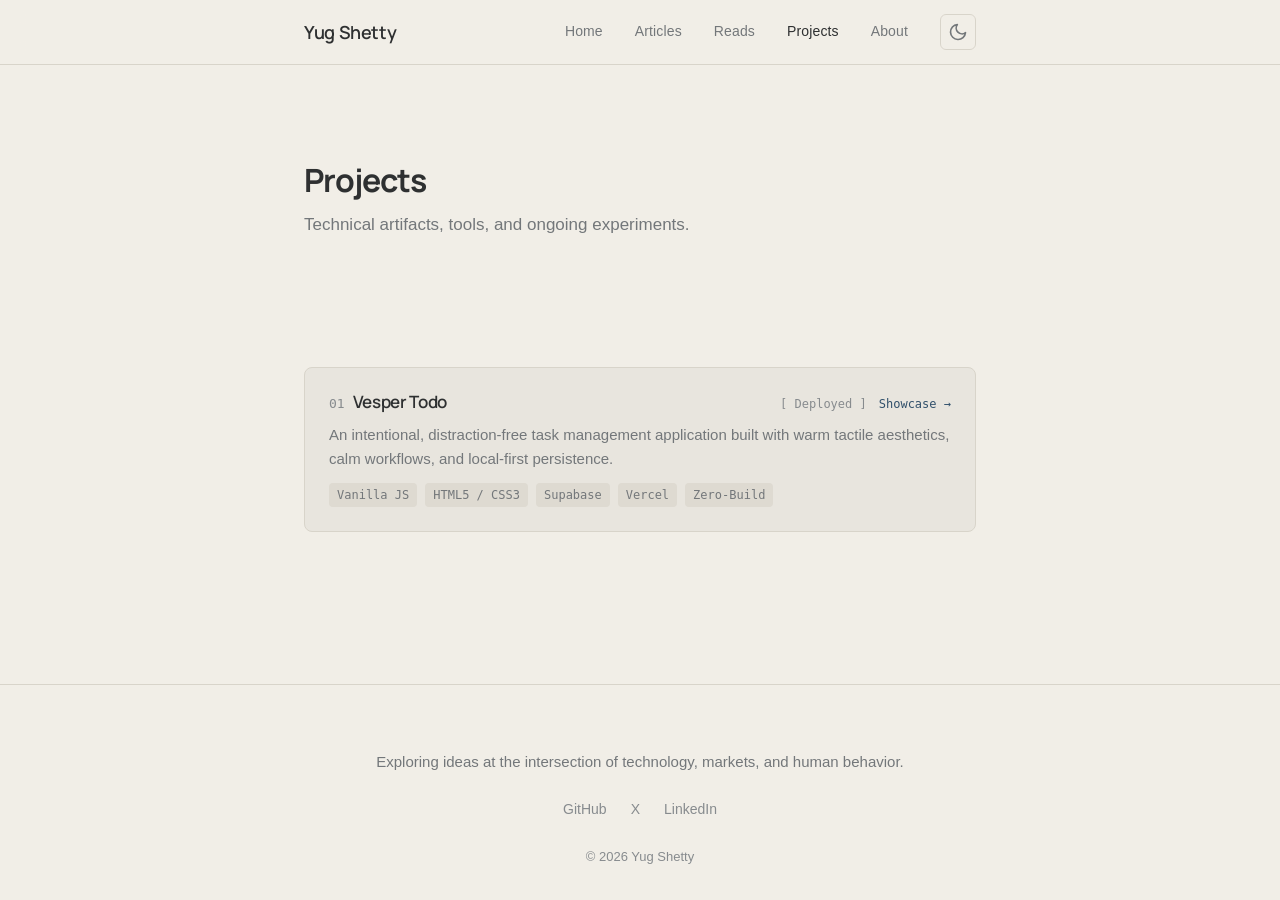
<file: projects.html>
<!DOCTYPE html>
<html lang="en" data-theme="light">
<head>
    <meta charset="UTF-8">
    <meta name="viewport" content="width=device-width, initial-scale=1.0">
    <title>Projects — Yug Shetty</title>
    <meta name="description" content="Things I'm building and experimenting with — tools, experiments, and open source.">
    <script>
        (function(){
            var t = localStorage.getItem('yugshetty-theme');
            if (!t) t = window.matchMedia('(prefers-color-scheme: dark)').matches ? 'dark' : 'light';
            document.documentElement.setAttribute('data-theme', t);
        })();
    </script>
    <link rel="preconnect" href="https://fonts.googleapis.com">
    <link rel="preconnect" href="https://fonts.gstatic.com" crossorigin>
    <link href="https://fonts.googleapis.com/css2?family=Manrope:wght@500;600;700&display=swap" rel="stylesheet">
    <link href="https://api.fontshare.com/v2/css?f[]=satoshi@300,400,500&display=swap" rel="stylesheet">
    <link rel="stylesheet" href="css/style.css">
</head>
<body>
    <header class="site-header" id="site-header">
        <nav class="nav container">
            <a href="index.html" class="nav-logo">Yug Shetty</a>
            <button class="nav-toggle" id="nav-toggle" aria-label="Toggle navigation menu" aria-expanded="false">
                <span class="hamburger-line"></span>
                <span class="hamburger-line"></span>
                <span class="hamburger-line"></span>
            </button>
            <div class="nav-menu" id="nav-menu">
                <a href="index.html" class="nav-link">Home</a>
                <a href="articles.html" class="nav-link">Articles</a>
                <a href="reads.html" class="nav-link">Reads</a>
                <a href="projects.html" class="nav-link">Projects</a>
                <a href="about.html" class="nav-link">About</a>
                <button class="theme-toggle" id="theme-toggle" aria-label="Toggle theme">
                    <svg class="theme-icon icon-sun" xmlns="http://www.w3.org/2000/svg" width="20" height="20" viewBox="0 0 24 24" fill="none" stroke="currentColor" stroke-width="2" stroke-linecap="round" stroke-linejoin="round"><circle cx="12" cy="12" r="5"></circle><line x1="12" y1="1" x2="12" y2="3"></line><line x1="12" y1="21" x2="12" y2="23"></line><line x1="4.22" y1="4.22" x2="5.64" y2="5.64"></line><line x1="18.36" y1="18.36" x2="19.78" y2="19.78"></line><line x1="1" y1="12" x2="3" y2="12"></line><line x1="21" y1="12" x2="23" y2="12"></line><line x1="4.22" y1="19.78" x2="5.64" y2="18.36"></line><line x1="18.36" y1="5.64" x2="19.78" y2="4.22"></line></svg>
                    <svg class="theme-icon icon-moon" xmlns="http://www.w3.org/2000/svg" width="20" height="20" viewBox="0 0 24 24" fill="none" stroke="currentColor" stroke-width="2" stroke-linecap="round" stroke-linejoin="round"><path d="M21 12.79A9 9 0 1 1 11.21 3 7 7 0 0 0 21 12.79z"></path></svg>
                </button>
            </div>
        </nav>
    </header>

    <main>
        <section class="page-header">
            <div class="container">
                <h1 class="page-title">Projects</h1>
                <p class="page-subtitle">Technical artifacts, tools, and ongoing experiments.</p>
            </div>
        </section>

        <section class="section">
            <div class="container">
                <div class="projects-grid">
                    <div class="project-card">
                        <div class="project-card-header">
                            <div class="project-card-title-group">
                                <span class="project-card-index">01</span>
                                <h2 class="project-card-title"><a href="vesper.html">Vesper Todo</a></h2>
                            </div>
                            <div class="project-card-meta">
                                <span class="project-status">[ Deployed ]</span>
                                <a href="vesper.html" class="project-link-btn">Showcase →</a>
                            </div>
                        </div>
                        <p class="project-card-desc">An intentional, distraction-free task management application built with warm tactile aesthetics, calm workflows, and local-first persistence.</p>
                        <div class="project-tags">
                            <span class="project-tag">Vanilla JS</span>
                            <span class="project-tag">HTML5 / CSS3</span>
                            <span class="project-tag">Supabase</span>
                            <span class="project-tag">Vercel</span>
                            <span class="project-tag">Zero-Build</span>
                        </div>
                    </div>
                </div>
            </div>
        </section>
    </main>

    <footer class="site-footer">
        <div class="container">
            <div class="footer-content">
                <p class="footer-tagline">Exploring ideas at the intersection of technology, markets, and human behavior.</p>
                <div class="footer-links">
                    <a href="https://github.com/YugShettyDev" target="_blank" rel="noopener noreferrer" class="footer-link">GitHub</a>
                    <a href="https://x.com/yug_shetty" target="_blank" rel="noopener noreferrer" class="footer-link">X</a>
                    <a href="https://linkedin.com/in/yugshetty" target="_blank" rel="noopener noreferrer" class="footer-link">LinkedIn</a>
                </div>
                <p class="footer-copyright">&copy; 2026 Yug Shetty</p>
            </div>
        </div>
    </footer>
    <script src="js/main.js"></script>
</body>
</html>
</file>
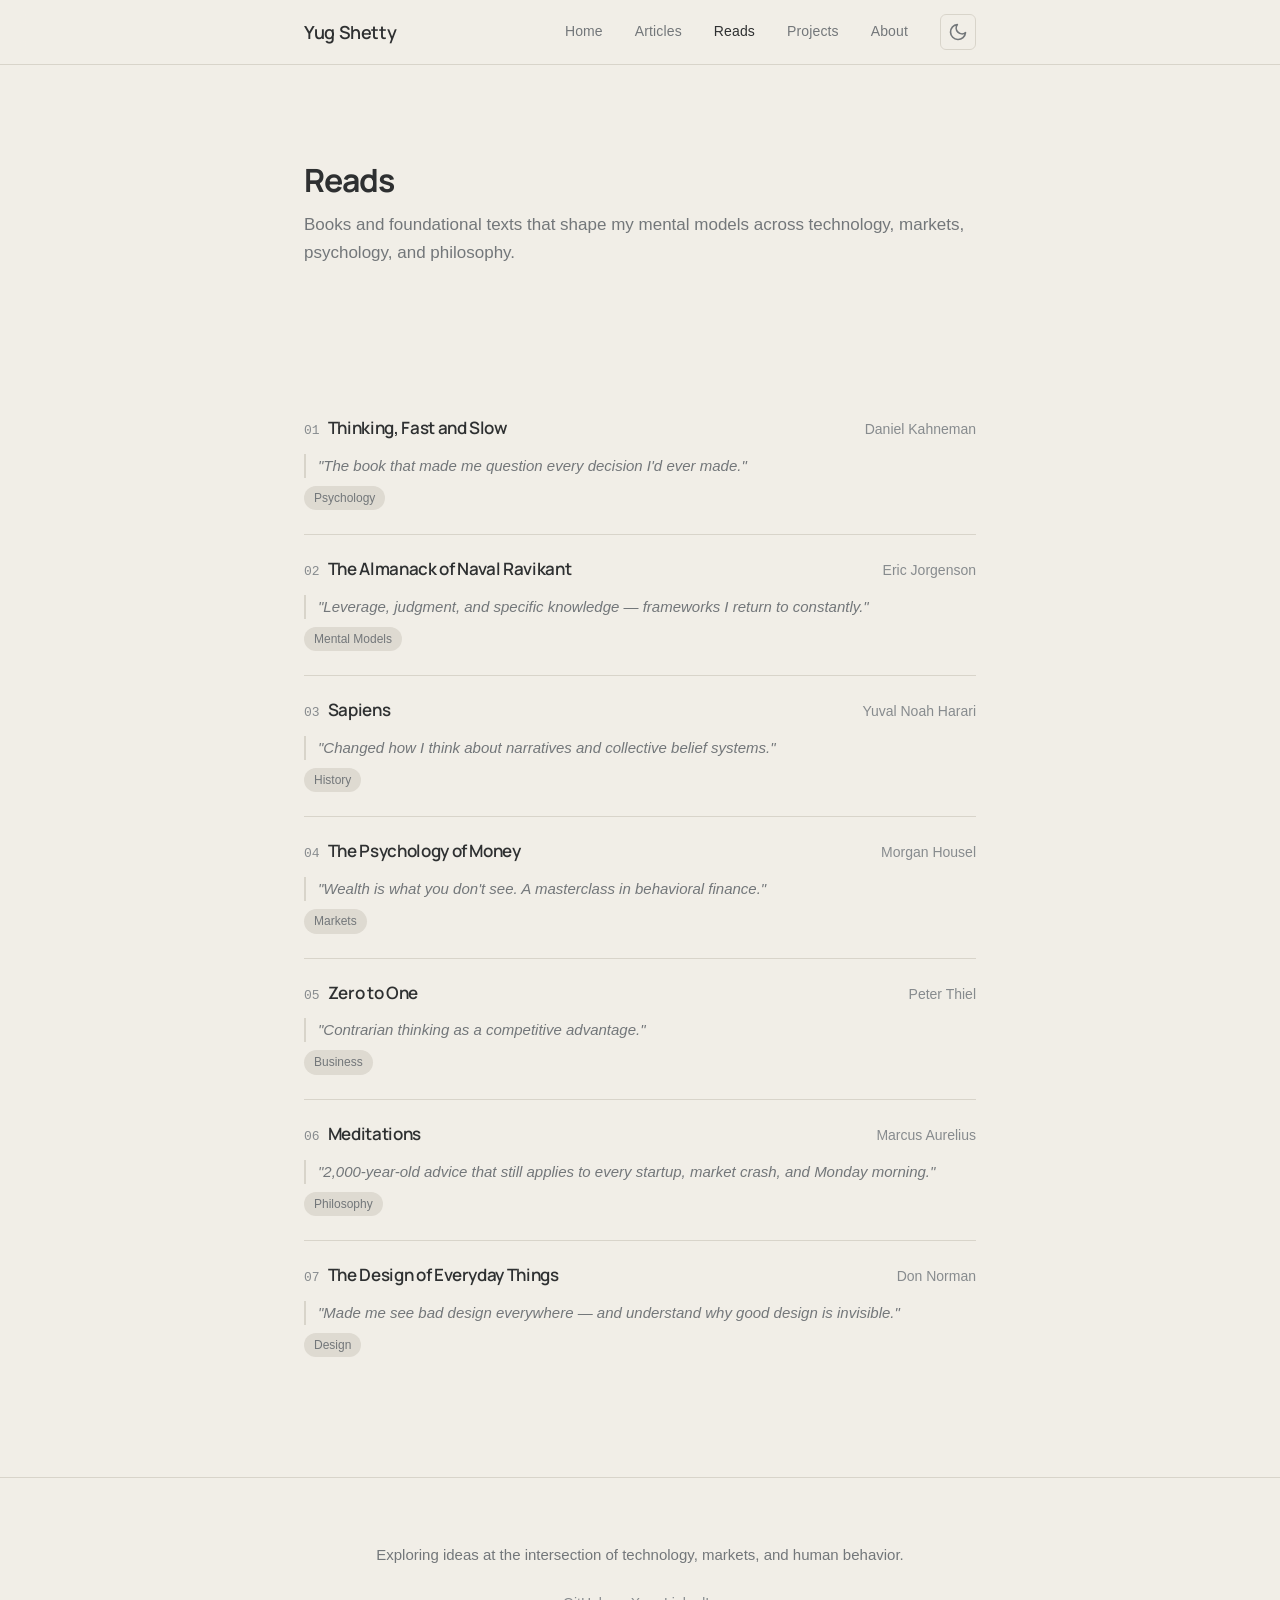
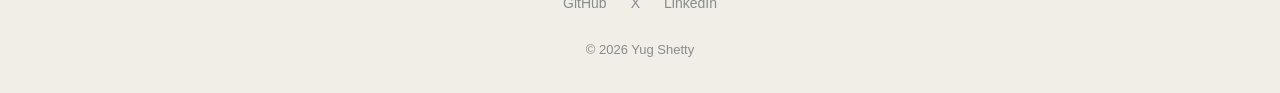
<file: reads.html>
<!DOCTYPE html>
<html lang="en" data-theme="light">
<head>
    <meta charset="UTF-8">
    <meta name="viewport" content="width=device-width, initial-scale=1.0">
    <title>Reads — Yug Shetty</title>
    <meta name="description" content="Books and articles that shaped my thinking on technology, markets, psychology, and life.">
    <script>
        (function(){
            var t = localStorage.getItem('yugshetty-theme');
            if (!t) t = window.matchMedia('(prefers-color-scheme: dark)').matches ? 'dark' : 'light';
            document.documentElement.setAttribute('data-theme', t);
        })();
    </script>
    <link rel="preconnect" href="https://fonts.googleapis.com">
    <link rel="preconnect" href="https://fonts.gstatic.com" crossorigin>
    <link href="https://fonts.googleapis.com/css2?family=Manrope:wght@500;600;700&display=swap" rel="stylesheet">
    <link href="https://api.fontshare.com/v2/css?f[]=satoshi@300,400,500&display=swap" rel="stylesheet">
    <link rel="stylesheet" href="css/style.css">
</head>
<body>
    <header class="site-header" id="site-header">
        <nav class="nav container">
            <a href="index.html" class="nav-logo">Yug Shetty</a>
            <button class="nav-toggle" id="nav-toggle" aria-label="Toggle navigation menu" aria-expanded="false">
                <span class="hamburger-line"></span>
                <span class="hamburger-line"></span>
                <span class="hamburger-line"></span>
            </button>
            <div class="nav-menu" id="nav-menu">
                <a href="index.html" class="nav-link">Home</a>
                <a href="articles.html" class="nav-link">Articles</a>
                <a href="reads.html" class="nav-link">Reads</a>
                <a href="projects.html" class="nav-link">Projects</a>
                <a href="about.html" class="nav-link">About</a>
                <button class="theme-toggle" id="theme-toggle" aria-label="Toggle theme">
                    <svg class="theme-icon icon-sun" xmlns="http://www.w3.org/2000/svg" width="20" height="20" viewBox="0 0 24 24" fill="none" stroke="currentColor" stroke-width="2" stroke-linecap="round" stroke-linejoin="round"><circle cx="12" cy="12" r="5"></circle><line x1="12" y1="1" x2="12" y2="3"></line><line x1="12" y1="21" x2="12" y2="23"></line><line x1="4.22" y1="4.22" x2="5.64" y2="5.64"></line><line x1="18.36" y1="18.36" x2="19.78" y2="19.78"></line><line x1="1" y1="12" x2="3" y2="12"></line><line x1="21" y1="12" x2="23" y2="12"></line><line x1="4.22" y1="19.78" x2="5.64" y2="18.36"></line><line x1="18.36" y1="5.64" x2="19.78" y2="4.22"></line></svg>
                    <svg class="theme-icon icon-moon" xmlns="http://www.w3.org/2000/svg" width="20" height="20" viewBox="0 0 24 24" fill="none" stroke="currentColor" stroke-width="2" stroke-linecap="round" stroke-linejoin="round"><path d="M21 12.79A9 9 0 1 1 11.21 3 7 7 0 0 0 21 12.79z"></path></svg>
                </button>
            </div>
        </nav>
    </header>

    <main>
        <section class="page-header">
            <div class="container">
                <h1 class="page-title">Reads</h1>
                <p class="page-subtitle">Books and foundational texts that shape my mental models across technology, markets, psychology, and philosophy.</p>
            </div>
        </section>

        <section class="section">
            <div class="container">
                <div class="reads-list">
                    <div class="read-item">
                        <div class="read-header">
                            <div class="read-title-group">
                                <span class="read-index">01</span>
                                <h2 class="read-title">Thinking, Fast and Slow</h2>
                            </div>
                            <span class="read-author">Daniel Kahneman</span>
                        </div>
                        <p class="read-note">"The book that made me question every decision I'd ever made."</p>
                        <div class="read-tags"><span class="tag">Psychology</span></div>
                    </div>

                    <div class="read-item">
                        <div class="read-header">
                            <div class="read-title-group">
                                <span class="read-index">02</span>
                                <h2 class="read-title">The Almanack of Naval Ravikant</h2>
                            </div>
                            <span class="read-author">Eric Jorgenson</span>
                        </div>
                        <p class="read-note">"Leverage, judgment, and specific knowledge — frameworks I return to constantly."</p>
                        <div class="read-tags"><span class="tag">Mental Models</span></div>
                    </div>

                    <div class="read-item">
                        <div class="read-header">
                            <div class="read-title-group">
                                <span class="read-index">03</span>
                                <h2 class="read-title">Sapiens</h2>
                            </div>
                            <span class="read-author">Yuval Noah Harari</span>
                        </div>
                        <p class="read-note">"Changed how I think about narratives and collective belief systems."</p>
                        <div class="read-tags"><span class="tag">History</span></div>
                    </div>

                    <div class="read-item">
                        <div class="read-header">
                            <div class="read-title-group">
                                <span class="read-index">04</span>
                                <h2 class="read-title">The Psychology of Money</h2>
                            </div>
                            <span class="read-author">Morgan Housel</span>
                        </div>
                        <p class="read-note">"Wealth is what you don't see. A masterclass in behavioral finance."</p>
                        <div class="read-tags"><span class="tag">Markets</span></div>
                    </div>

                    <div class="read-item">
                        <div class="read-header">
                            <div class="read-title-group">
                                <span class="read-index">05</span>
                                <h2 class="read-title">Zero to One</h2>
                            </div>
                            <span class="read-author">Peter Thiel</span>
                        </div>
                        <p class="read-note">"Contrarian thinking as a competitive advantage."</p>
                        <div class="read-tags"><span class="tag">Business</span></div>
                    </div>

                    <div class="read-item">
                        <div class="read-header">
                            <div class="read-title-group">
                                <span class="read-index">06</span>
                                <h2 class="read-title">Meditations</h2>
                            </div>
                            <span class="read-author">Marcus Aurelius</span>
                        </div>
                        <p class="read-note">"2,000-year-old advice that still applies to every startup, market crash, and Monday morning."</p>
                        <div class="read-tags"><span class="tag">Philosophy</span></div>
                    </div>

                    <div class="read-item">
                        <div class="read-header">
                            <div class="read-title-group">
                                <span class="read-index">07</span>
                                <h2 class="read-title">The Design of Everyday Things</h2>
                            </div>
                            <span class="read-author">Don Norman</span>
                        </div>
                        <p class="read-note">"Made me see bad design everywhere — and understand why good design is invisible."</p>
                        <div class="read-tags"><span class="tag">Design</span></div>
                    </div>
                </div>
            </div>
        </section>
    </main>

    <footer class="site-footer">
        <div class="container">
            <div class="footer-content">
                <p class="footer-tagline">Exploring ideas at the intersection of technology, markets, and human behavior.</p>
                <div class="footer-links">
                    <a href="https://github.com/YugShettyDev" target="_blank" rel="noopener noreferrer" class="footer-link">GitHub</a>
                    <a href="https://x.com/yug_shetty" target="_blank" rel="noopener noreferrer" class="footer-link">X</a>
                    <a href="https://linkedin.com/in/yugshetty" target="_blank" rel="noopener noreferrer" class="footer-link">LinkedIn</a>
                </div>
                <p class="footer-copyright">&copy; 2026 Yug Shetty</p>
            </div>
        </div>
    </footer>
    <script src="js/main.js"></script>
</body>
</html>
</file>
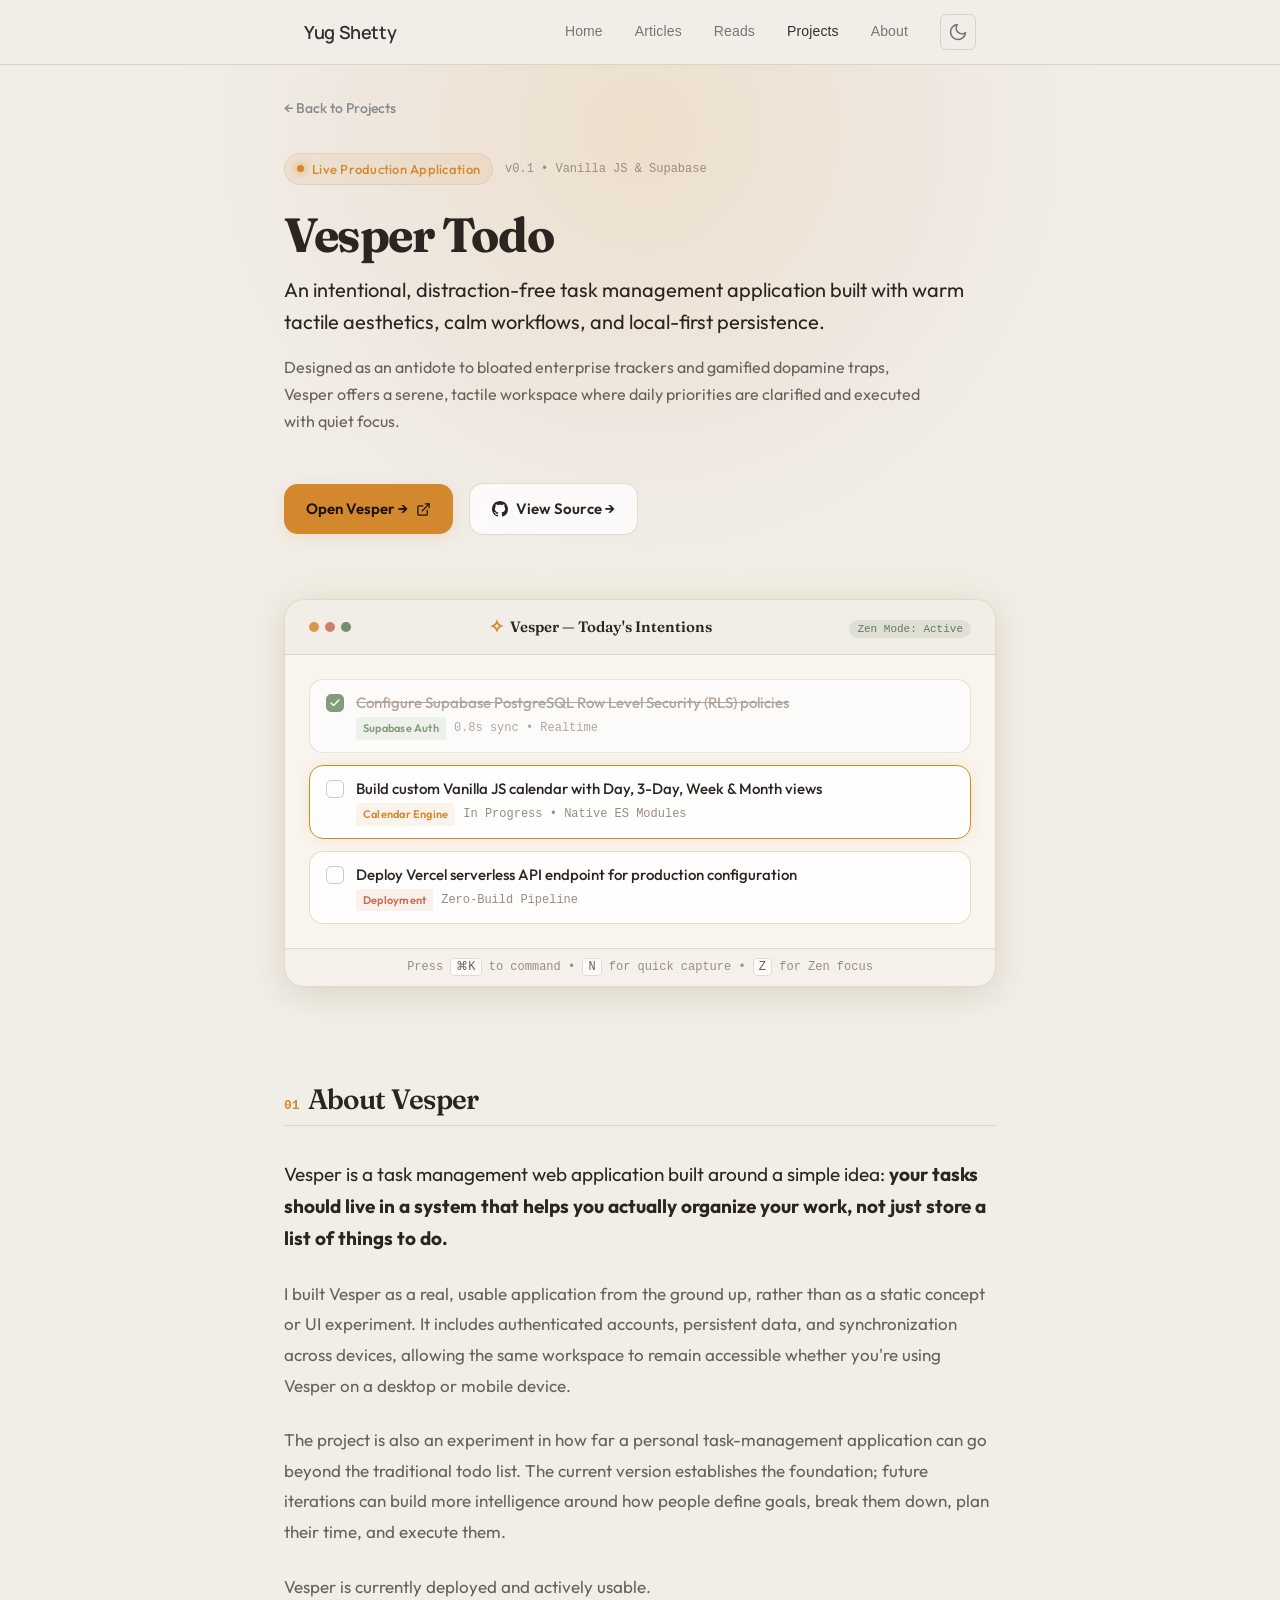
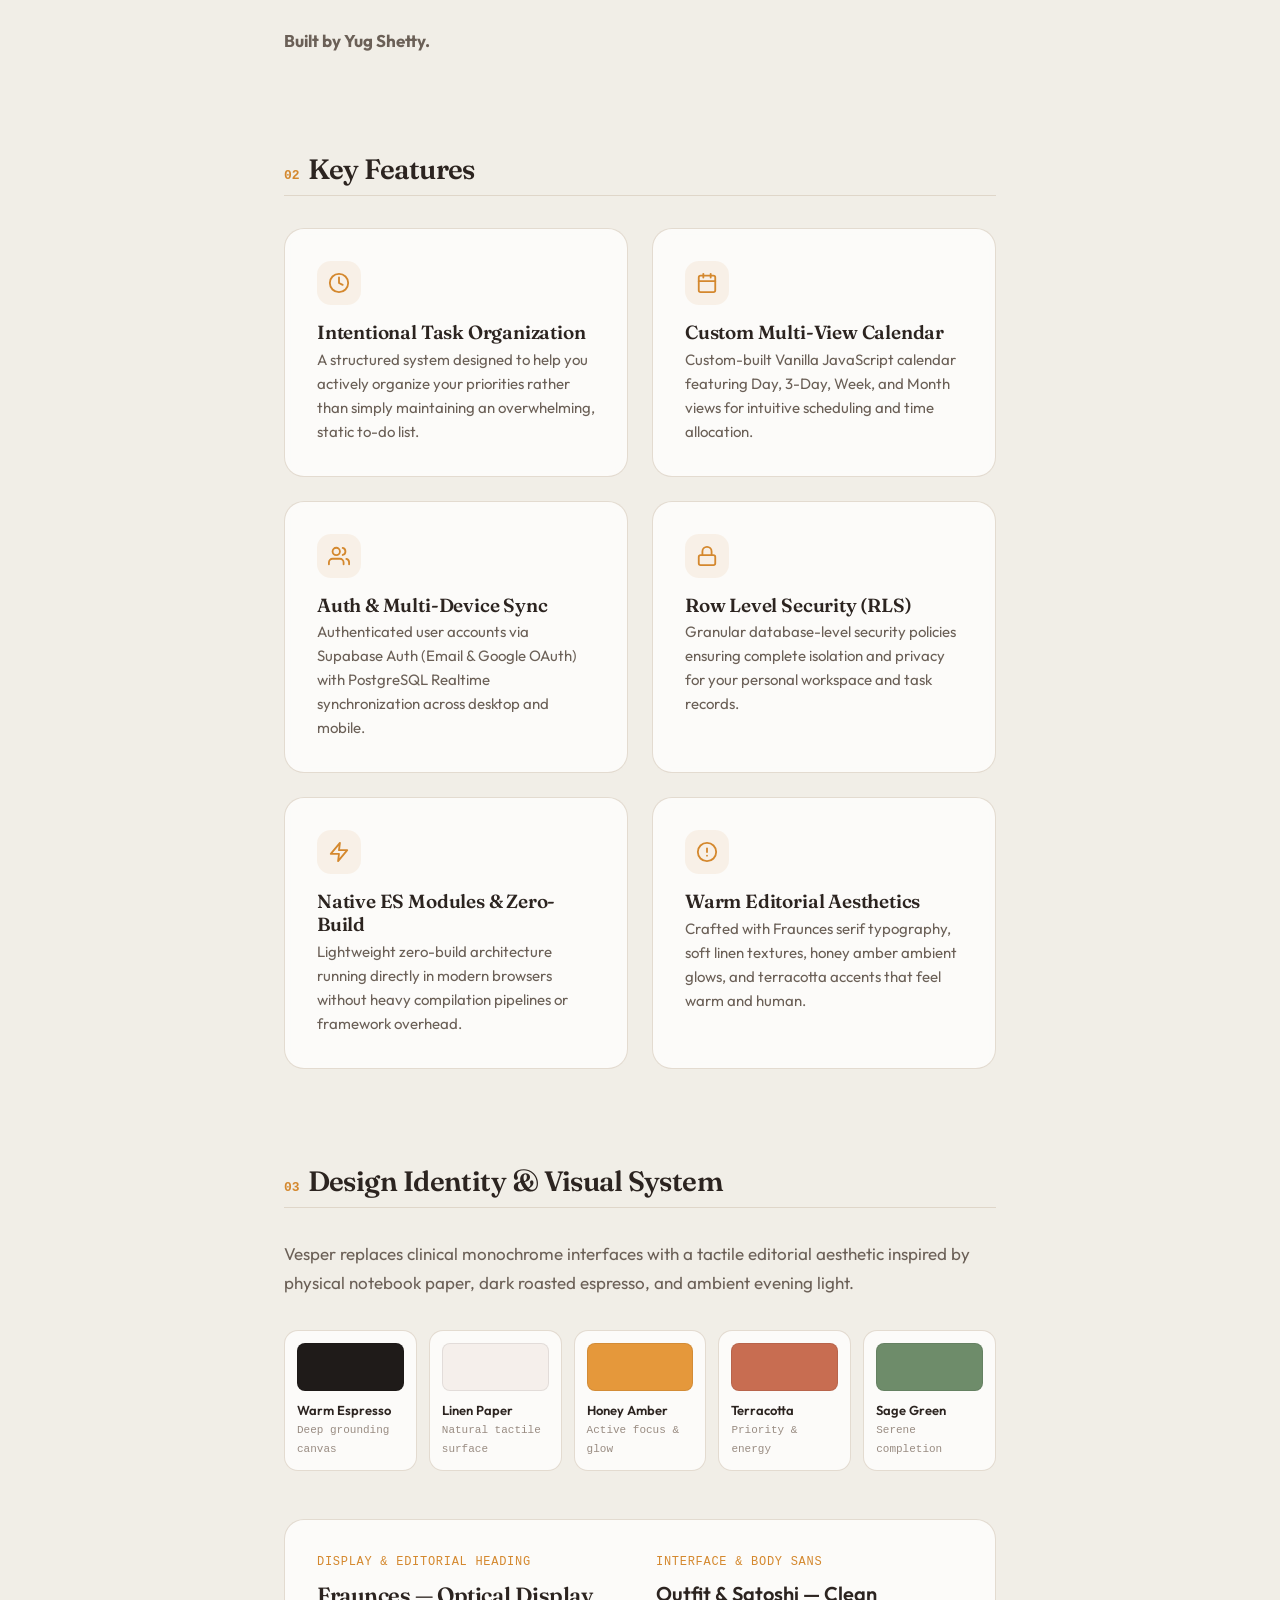
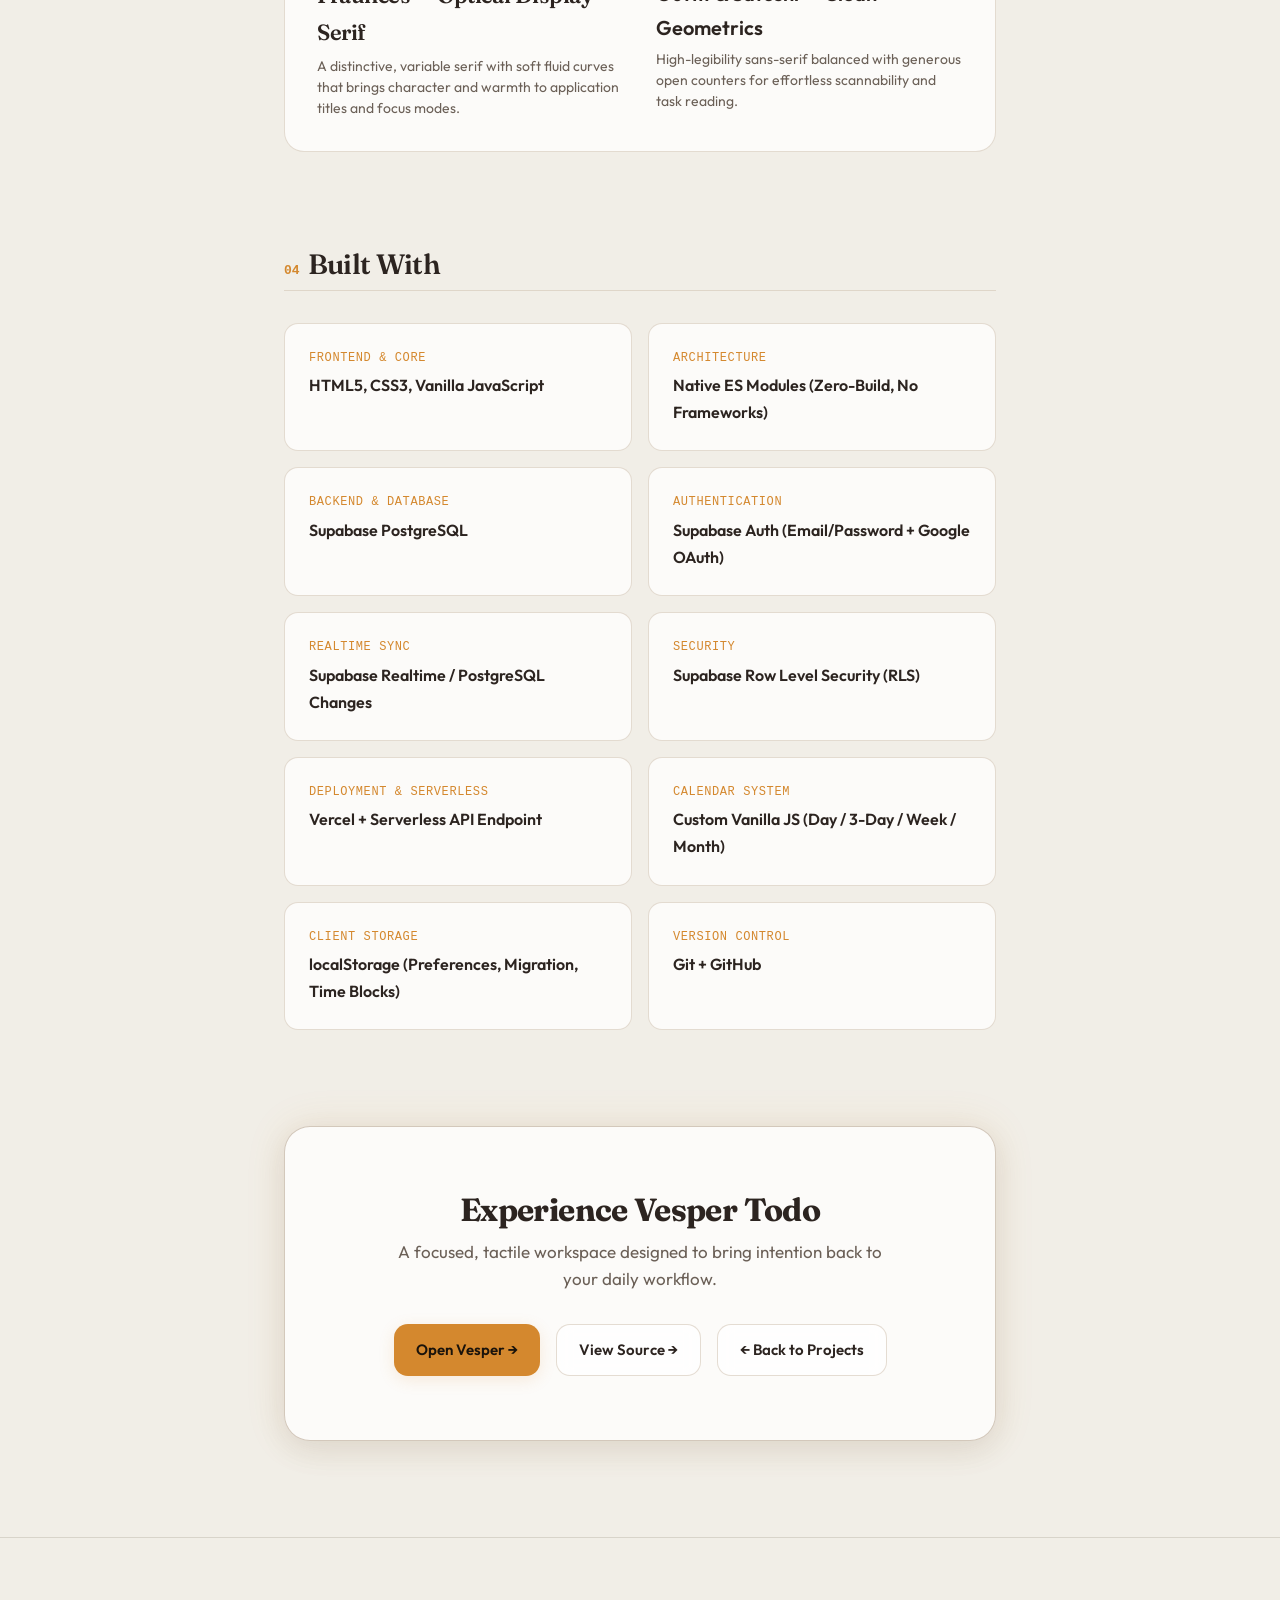
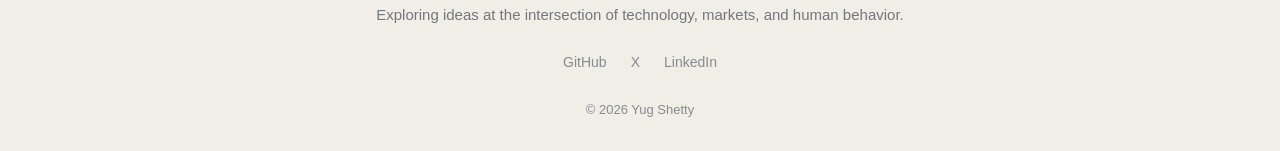
<file: vesper.html>
<!DOCTYPE html>
<html lang="en" data-theme="light">
<head>
    <meta charset="UTF-8">
    <meta name="viewport" content="width=device-width, initial-scale=1.0">
    <title>Vesper Todo — Project Showcase | Yug Shetty</title>
    <meta name="description" content="Vesper Todo — An intentional, distraction-free task management application built with warm tactile aesthetics, calm workflows, and local-first persistence.">
    <script>
        (function(){
            var t = localStorage.getItem('yugshetty-theme');
            if (!t) t = window.matchMedia('(prefers-color-scheme: dark)').matches ? 'dark' : 'light';
            document.documentElement.setAttribute('data-theme', t);
        })();
    </script>
    <link rel="preconnect" href="https://fonts.googleapis.com">
    <link rel="preconnect" href="https://fonts.gstatic.com" crossorigin>
    <link href="https://fonts.googleapis.com/css2?family=Fraunces:ital,opsz,wght@0,9..144,400;0,9..144,600;0,9..144,700;1,9..144,400&family=Manrope:wght@500;600;700&family=Outfit:wght@300;400;500;600;700&display=swap" rel="stylesheet">
    <link href="https://api.fontshare.com/v2/css?f[]=satoshi@300,400,500&display=swap" rel="stylesheet">
    <link rel="stylesheet" href="css/style.css">
</head>
<body class="vesper-body">
    <header class="site-header" id="site-header">
        <nav class="nav container">
            <a href="index.html" class="nav-logo">Yug Shetty</a>
            <button class="nav-toggle" id="nav-toggle" aria-label="Toggle navigation menu" aria-expanded="false">
                <span class="hamburger-line"></span>
                <span class="hamburger-line"></span>
                <span class="hamburger-line"></span>
            </button>
            <div class="nav-menu" id="nav-menu">
                <a href="index.html" class="nav-link">Home</a>
                <a href="articles.html" class="nav-link">Articles</a>
                <a href="reads.html" class="nav-link">Reads</a>
                <a href="projects.html" class="nav-link active">Projects</a>
                <a href="about.html" class="nav-link">About</a>
                <button class="theme-toggle" id="theme-toggle" aria-label="Toggle theme">
                    <svg class="theme-icon icon-sun" xmlns="http://www.w3.org/2000/svg" width="20" height="20" viewBox="0 0 24 24" fill="none" stroke="currentColor" stroke-width="2" stroke-linecap="round" stroke-linejoin="round"><circle cx="12" cy="12" r="5"></circle><line x1="12" y1="1" x2="12" y2="3"></line><line x1="12" y1="21" x2="12" y2="23"></line><line x1="4.22" y1="4.22" x2="5.64" y2="5.64"></line><line x1="18.36" y1="18.36" x2="19.78" y2="19.78"></line><line x1="1" y1="12" x2="3" y2="12"></line><line x1="21" y1="12" x2="23" y2="12"></line><line x1="4.22" y1="19.78" x2="5.64" y2="18.36"></line><line x1="18.36" y1="5.64" x2="19.78" y2="4.22"></line></svg>
                    <svg class="theme-icon icon-moon" xmlns="http://www.w3.org/2000/svg" width="20" height="20" viewBox="0 0 24 24" fill="none" stroke="currentColor" stroke-width="2" stroke-linecap="round" stroke-linejoin="round"><path d="M21 12.79A9 9 0 1 1 11.21 3 7 7 0 0 0 21 12.79z"></path></svg>
                </button>
            </div>
        </nav>
    </header>

    <main class="vesper-page">
        <!-- Ambient background glow elements -->
        <div class="vesper-ambient-glow" aria-hidden="true"></div>

        <div class="container vesper-container">
            <!-- Back to Projects link -->
            <a href="projects.html" class="back-link vesper-back-link">
                ← Back to Projects
            </a>

            <!-- HERO SECTION -->
            <section class="vesper-hero">
                <div class="vesper-badge-wrap">
                    <span class="vesper-badge">
                        <span class="vesper-badge-dot"></span>
                        Live Production Application
                    </span>
                    <span class="vesper-badge-sub">v0.1 &bull; Vanilla JS &amp; Supabase</span>
                </div>

                <h1 class="vesper-title">Vesper Todo</h1>
                <p class="vesper-tagline">
                    An intentional, distraction-free task management application built with warm tactile aesthetics, calm workflows, and local-first persistence.
                </p>

                <p class="vesper-hero-statement">
                    Designed as an antidote to bloated enterprise trackers and gamified dopamine traps, Vesper offers a serene, tactile workspace where daily priorities are clarified and executed with quiet focus.
                </p>

                <div class="vesper-cta-group">
                    <a href="https://vesper.yugshetty.me/" target="_blank" rel="noopener noreferrer" class="vesper-btn vesper-btn-primary">
                        <span>Open Vesper →</span>
                        <svg width="15" height="15" viewBox="0 0 24 24" fill="none" stroke="currentColor" stroke-width="2" stroke-linecap="round" stroke-linejoin="round"><path d="M18 13v6a2 2 0 0 1-2 2H5a2 2 0 0 1-2-2V8a2 2 0 0 1 2-2h6"></path><polyline points="15 3 21 3 21 9"></polyline><line x1="10" y1="14" x2="21" y2="3"></line></svg>
                    </a>
                    <a href="https://github.com/YugShettyDev/Vesper" target="_blank" rel="noopener noreferrer" class="vesper-btn vesper-btn-secondary">
                        <svg width="16" height="16" viewBox="0 0 24 24" fill="currentColor"><path d="M12 0C5.37 0 0 5.37 0 12c0 5.31 3.435 9.795 8.205 11.385.6.105.825-.255.825-.57 0-.285-.015-1.23-.015-2.235-3.015.555-3.795-.735-4.035-1.41-.135-.345-.72-1.41-1.23-1.695-.42-.225-1.02-.78-.015-.795.945-.015 1.62.87 1.845 1.23 1.08 1.815 2.805 1.305 3.495.99.105-.78.42-1.305.765-1.605-2.67-.3-5.46-1.335-5.46-5.925 0-1.305.465-2.385 1.23-3.225-.12-.3-.54-1.53.12-3.18 0 0 1.005-.315 3.3 1.23.96-.27 1.98-.405 3-.405s2.04.135 3 .405c2.295-1.56 3.3-1.23 3.3-1.23.66 1.65.24 2.88.12 3.18.765.84 1.23 1.905 1.23 3.225 0 4.605-2.805 5.625-5.475 5.925.435.375.81 1.095.81 2.22 0 1.605-.015 2.895-.015 3.3 0 .315.225.69.825.57A12.02 12.02 0 0024 12c0-6.63-5.37-12-12-12z"/></svg>
                        <span>View Source →</span>
                    </a>
                </div>

                <!-- Interactive / Visual Showcase Component -->
                <div class="vesper-preview-card">
                    <div class="vesper-preview-header">
                        <div class="vesper-preview-dots">
                            <span class="dot-amber"></span>
                            <span class="dot-terracotta"></span>
                            <span class="dot-sage"></span>
                        </div>
                        <div class="vesper-preview-title">
                            <span class="vesper-logo-mark">✧</span> Vesper — Today's Intentions
                        </div>
                        <div class="vesper-preview-actions">
                            <span class="vesper-status-pill">Zen Mode: Active</span>
                        </div>
                    </div>
                    <div class="vesper-preview-content">
                        <div class="vesper-task-item completed">
                            <div class="vesper-task-checkbox checked">
                                <svg width="12" height="12" viewBox="0 0 24 24" fill="none" stroke="currentColor" stroke-width="3" stroke-linecap="round" stroke-linejoin="round"><polyline points="20 6 9 17 4 12"></polyline></svg>
                            </div>
                            <div class="vesper-task-details">
                                <span class="vesper-task-text">Configure Supabase PostgreSQL Row Level Security (RLS) policies</span>
                                <div class="vesper-task-meta">
                                    <span class="vesper-chip chip-sage">Supabase Auth</span>
                                    <span class="vesper-task-time">0.8s sync &bull; Realtime</span>
                                </div>
                            </div>
                        </div>

                        <div class="vesper-task-item active">
                            <div class="vesper-task-checkbox"></div>
                            <div class="vesper-task-details">
                                <span class="vesper-task-text">Build custom Vanilla JS calendar with Day, 3-Day, Week &amp; Month views</span>
                                <div class="vesper-task-meta">
                                    <span class="vesper-chip chip-amber">Calendar Engine</span>
                                    <span class="vesper-task-time">In Progress &bull; Native ES Modules</span>
                                </div>
                            </div>
                        </div>

                        <div class="vesper-task-item">
                            <div class="vesper-task-checkbox"></div>
                            <div class="vesper-task-details">
                                <span class="vesper-task-text">Deploy Vercel serverless API endpoint for production configuration</span>
                                <div class="vesper-task-meta">
                                    <span class="vesper-chip chip-terracotta">Deployment</span>
                                    <span class="vesper-task-time">Zero-Build Pipeline</span>
                                </div>
                            </div>
                        </div>
                    </div>
                    <div class="vesper-preview-footer">
                        <span>Press <kbd>⌘K</kbd> to command &bull; <kbd>N</kbd> for quick capture &bull; <kbd>Z</kbd> for Zen focus</span>
                    </div>
                </div>
            </section>

            <!-- ABOUT VESPER -->
            <section class="vesper-section">
                <div class="vesper-section-header">
                    <span class="vesper-section-num">01</span>
                    <h2 class="vesper-section-heading">About Vesper</h2>
                </div>
                <div class="vesper-narrative">
                    <p class="vesper-lead">
                        Vesper is a task management web application built around a simple idea: <strong>your tasks should live in a system that helps you actually organize your work, not just store a list of things to do.</strong>
                    </p>
                    <p>
                        I built Vesper as a real, usable application from the ground up, rather than as a static concept or UI experiment. It includes authenticated accounts, persistent data, and synchronization across devices, allowing the same workspace to remain accessible whether you're using Vesper on a desktop or mobile device.
                    </p>
                    <p>
                        The project is also an experiment in how far a personal task-management application can go beyond the traditional todo list. The current version establishes the foundation; future iterations can build more intelligence around how people define goals, break them down, plan their time, and execute them.
                    </p>
                    <p>
                        Vesper is currently deployed and actively usable.
                    </p>
                    <p>
                        <strong>Built by Yug Shetty.</strong>
                    </p>
                </div>
            </section>

            <!-- FEATURES -->
            <section class="vesper-section">
                <div class="vesper-section-header">
                    <span class="vesper-section-num">02</span>
                    <h2 class="vesper-section-heading">Key Features</h2>
                </div>
                <div class="vesper-features-grid">
                    <div class="vesper-feature-card">
                        <div class="vesper-feature-icon">
                            <svg width="22" height="22" viewBox="0 0 24 24" fill="none" stroke="currentColor" stroke-width="2" stroke-linecap="round" stroke-linejoin="round"><circle cx="12" cy="12" r="10"></circle><polyline points="12 6 12 12 16 14"></polyline></svg>
                        </div>
                        <h3 class="vesper-feature-title">Intentional Task Organization</h3>
                        <p class="vesper-feature-desc">
                            A structured system designed to help you actively organize your priorities rather than simply maintaining an overwhelming, static to-do list.
                        </p>
                    </div>

                    <div class="vesper-feature-card">
                        <div class="vesper-feature-icon">
                            <svg width="22" height="22" viewBox="0 0 24 24" fill="none" stroke="currentColor" stroke-width="2" stroke-linecap="round" stroke-linejoin="round"><rect x="3" y="4" width="18" height="18" rx="2" ry="2"></rect><line x1="16" y1="2" x2="16" y2="6"></line><line x1="8" y1="2" x2="8" y2="6"></line><line x1="3" y1="10" x2="21" y2="10"></line></svg>
                        </div>
                        <h3 class="vesper-feature-title">Custom Multi-View Calendar</h3>
                        <p class="vesper-feature-desc">
                            Custom-built Vanilla JavaScript calendar featuring Day, 3-Day, Week, and Month views for intuitive scheduling and time allocation.
                        </p>
                    </div>

                    <div class="vesper-feature-card">
                        <div class="vesper-feature-icon">
                            <svg width="22" height="22" viewBox="0 0 24 24" fill="none" stroke="currentColor" stroke-width="2" stroke-linecap="round" stroke-linejoin="round"><path d="M17 21v-2a4 4 0 0 0-4-4H5a4 4 0 0 0-4 4v2"></path><circle cx="9" cy="7" r="4"></circle><path d="M23 21v-2a4 4 0 0 0-3-3.87"></path><path d="M16 3.13a4 4 0 0 1 0 7.75"></path></svg>
                        </div>
                        <h3 class="vesper-feature-title">Auth &amp; Multi-Device Sync</h3>
                        <p class="vesper-feature-desc">
                            Authenticated user accounts via Supabase Auth (Email &amp; Google OAuth) with PostgreSQL Realtime synchronization across desktop and mobile.
                        </p>
                    </div>

                    <div class="vesper-feature-card">
                        <div class="vesper-feature-icon">
                            <svg width="22" height="22" viewBox="0 0 24 24" fill="none" stroke="currentColor" stroke-width="2" stroke-linecap="round" stroke-linejoin="round"><rect x="3" y="11" width="18" height="11" rx="2" ry="2"></rect><path d="M7 11V7a5 5 0 0 1 10 0v4"></path></svg>
                        </div>
                        <h3 class="vesper-feature-title">Row Level Security (RLS)</h3>
                        <p class="vesper-feature-desc">
                            Granular database-level security policies ensuring complete isolation and privacy for your personal workspace and task records.
                        </p>
                    </div>

                    <div class="vesper-feature-card">
                        <div class="vesper-feature-icon">
                            <svg width="22" height="22" viewBox="0 0 24 24" fill="none" stroke="currentColor" stroke-width="2" stroke-linecap="round" stroke-linejoin="round"><polygon points="13 2 3 14 12 14 11 22 21 10 12 10 13 2"></polygon></svg>
                        </div>
                        <h3 class="vesper-feature-title">Native ES Modules &amp; Zero-Build</h3>
                        <p class="vesper-feature-desc">
                            Lightweight zero-build architecture running directly in modern browsers without heavy compilation pipelines or framework overhead.
                        </p>
                    </div>

                    <div class="vesper-feature-card">
                        <div class="vesper-feature-icon">
                            <svg width="22" height="22" viewBox="0 0 24 24" fill="none" stroke="currentColor" stroke-width="2" stroke-linecap="round" stroke-linejoin="round"><circle cx="12" cy="12" r="10"></circle><line x1="12" y1="8" x2="12" y2="12"></line><line x1="12" y1="16" x2="12.01" y2="16"></line></svg>
                        </div>
                        <h3 class="vesper-feature-title">Warm Editorial Aesthetics</h3>
                        <p class="vesper-feature-desc">
                            Crafted with Fraunces serif typography, soft linen textures, honey amber ambient glows, and terracotta accents that feel warm and human.
                        </p>
                    </div>
                </div>
            </section>

            <!-- DESIGN SYSTEM -->
            <section class="vesper-section">
                <div class="vesper-section-header">
                    <span class="vesper-section-num">03</span>
                    <h2 class="vesper-section-heading">Design Identity &amp; Visual System</h2>
                </div>
                <p class="vesper-narrative-lead">
                    Vesper replaces clinical monochrome interfaces with a tactile editorial aesthetic inspired by physical notebook paper, dark roasted espresso, and ambient evening light.
                </p>
                <div class="vesper-design-palette">
                    <div class="vesper-palette-item">
                        <div class="vesper-swatch swatch-espresso"></div>
                        <div class="vesper-swatch-info">
                            <span class="swatch-name">Warm Espresso</span>
                            <span class="swatch-role">Deep grounding canvas</span>
                        </div>
                    </div>
                    <div class="vesper-palette-item">
                        <div class="vesper-swatch swatch-linen"></div>
                        <div class="vesper-swatch-info">
                            <span class="swatch-name">Linen Paper</span>
                            <span class="swatch-role">Natural tactile surface</span>
                        </div>
                    </div>
                    <div class="vesper-palette-item">
                        <div class="vesper-swatch swatch-amber"></div>
                        <div class="vesper-swatch-info">
                            <span class="swatch-name">Honey Amber</span>
                            <span class="swatch-role">Active focus &amp; glow</span>
                        </div>
                    </div>
                    <div class="vesper-palette-item">
                        <div class="vesper-swatch swatch-terracotta"></div>
                        <div class="vesper-swatch-info">
                            <span class="swatch-name">Terracotta</span>
                            <span class="swatch-role">Priority &amp; energy</span>
                        </div>
                    </div>
                    <div class="vesper-palette-item">
                        <div class="vesper-swatch swatch-sage"></div>
                        <div class="vesper-swatch-info">
                            <span class="swatch-name">Sage Green</span>
                            <span class="swatch-role">Serene completion</span>
                        </div>
                    </div>
                </div>

                <div class="vesper-type-card">
                    <div class="vesper-type-spec">
                        <span class="type-label">Display &amp; Editorial Heading</span>
                        <div class="type-sample-serif">Fraunces — Optical Display Serif</div>
                        <p class="type-desc">A distinctive, variable serif with soft fluid curves that brings character and warmth to application titles and focus modes.</p>
                    </div>
                    <div class="vesper-type-spec">
                        <span class="type-label">Interface &amp; Body Sans</span>
                        <div class="type-sample-sans">Outfit &amp; Satoshi — Clean Geometrics</div>
                        <p class="type-desc">High-legibility sans-serif balanced with generous open counters for effortless scannability and task reading.</p>
                    </div>
                </div>
            </section>

            <!-- BUILT WITH -->
            <section class="vesper-section">
                <div class="vesper-section-header">
                    <span class="vesper-section-num">04</span>
                    <h2 class="vesper-section-heading">Built With</h2>
                </div>
                <div class="vesper-tech-grid">
                    <div class="vesper-tech-pill">
                        <span class="tech-category">Frontend &amp; Core</span>
                        <span class="tech-name">HTML5, CSS3, Vanilla JavaScript</span>
                    </div>
                    <div class="vesper-tech-pill">
                        <span class="tech-category">Architecture</span>
                        <span class="tech-name">Native ES Modules (Zero-Build, No Frameworks)</span>
                    </div>
                    <div class="vesper-tech-pill">
                        <span class="tech-category">Backend &amp; Database</span>
                        <span class="tech-name">Supabase PostgreSQL</span>
                    </div>
                    <div class="vesper-tech-pill">
                        <span class="tech-category">Authentication</span>
                        <span class="tech-name">Supabase Auth (Email/Password + Google OAuth)</span>
                    </div>
                    <div class="vesper-tech-pill">
                        <span class="tech-category">Realtime Sync</span>
                        <span class="tech-name">Supabase Realtime / PostgreSQL Changes</span>
                    </div>
                    <div class="vesper-tech-pill">
                        <span class="tech-category">Security</span>
                        <span class="tech-name">Supabase Row Level Security (RLS)</span>
                    </div>
                    <div class="vesper-tech-pill">
                        <span class="tech-category">Deployment &amp; Serverless</span>
                        <span class="tech-name">Vercel + Serverless API Endpoint</span>
                    </div>
                    <div class="vesper-tech-pill">
                        <span class="tech-category">Calendar System</span>
                        <span class="tech-name">Custom Vanilla JS (Day / 3-Day / Week / Month)</span>
                    </div>
                    <div class="vesper-tech-pill">
                        <span class="tech-category">Client Storage</span>
                        <span class="tech-name">localStorage (Preferences, Migration, Time Blocks)</span>
                    </div>
                    <div class="vesper-tech-pill">
                        <span class="tech-category">Version Control</span>
                        <span class="tech-name">Git + GitHub</span>
                    </div>
                </div>
            </section>

            <!-- CALL TO ACTION BANNER -->
            <section class="vesper-cta-section">
                <div class="vesper-cta-card">
                    <h3 class="vesper-cta-title">Experience Vesper Todo</h3>
                    <p class="vesper-cta-desc">
                        A focused, tactile workspace designed to bring intention back to your daily workflow.
                    </p>
                    <div class="vesper-cta-buttons">
                        <a href="https://vesper.yugshetty.me/" target="_blank" rel="noopener noreferrer" class="vesper-btn vesper-btn-primary">
                            <span>Open Vesper →</span>
                        </a>
                        <a href="https://github.com/YugShettyDev/Vesper" target="_blank" rel="noopener noreferrer" class="vesper-btn vesper-btn-secondary">
                            <span>View Source →</span>
                        </a>
                        <a href="projects.html" class="vesper-btn vesper-btn-secondary">
                            <span>← Back to Projects</span>
                        </a>
                    </div>
                </div>
            </section>
        </div>
    </main>

    <footer class="site-footer">
        <div class="container">
            <div class="footer-content">
                <p class="footer-tagline">Exploring ideas at the intersection of technology, markets, and human behavior.</p>
                <div class="footer-links">
                    <a href="https://github.com/YugShettyDev" target="_blank" rel="noopener noreferrer" class="footer-link">GitHub</a>
                    <a href="https://x.com/yug_shetty" target="_blank" rel="noopener noreferrer" class="footer-link">X</a>
                    <a href="https://linkedin.com/in/yugshetty" target="_blank" rel="noopener noreferrer" class="footer-link">LinkedIn</a>
                </div>
                <p class="footer-copyright">&copy; 2026 Yug Shetty</p>
            </div>
        </div>
    </footer>

    <script src="js/main.js"></script>
</body>
</html>
</file>
<file: css/style.css>
/* ========================================
   yugshetty.com — Design System & Styles
   Phase 1 MVP
   ======================================== */

/* --- Reset --- */
*,
*::before,
*::after {
  margin: 0;
  padding: 0;
  box-sizing: border-box;
}

button {
  font: inherit;
  color: inherit;
  cursor: pointer;
  border: none;
  background: none;
}

ul,
ol {
  list-style: none;
}

a {
  text-decoration: none;
  color: inherit;
}

img {
  max-width: 100%;
  display: block;
}

/* --- Custom Properties — Light Mode (Default: Paper & Iron) --- */
:root {
  /* Primitive Color Tokens */
  --color-paper: #F1EEE7;
  --color-iron: #2E3031;
  --color-concrete: #73777A;
  --color-cobalt-ink: #31506B;
  --color-indigo-dye: #3E5268;
  --color-mulberry: #684A5B;
  --color-moss: #596653;
  --color-ochre-paper: #9A7950;
  --color-vermilion: #9A4B42;

  /* Semantic Tokens — Light Mode */
  --bg-primary: var(--color-paper);
  --bg-secondary: #E8E5DE;
  --bg-tertiary: #DEDAD1;
  --bg-primary-alpha: rgba(241, 238, 231, 0.85);
  --text-primary: var(--color-iron);
  --text-secondary: var(--color-concrete);
  --text-tertiary: #878B8E;
  --accent: var(--color-cobalt-ink);
  --accent-hover: var(--color-indigo-dye);
  --border: #D8D4CA;
  --border-subtle: #E4E0D7;

  /* Semantic Accent Roles */
  --accent-secondary: var(--color-indigo-dye);
  --accent-mulberry: var(--color-mulberry);
  --accent-moss: var(--color-moss);
  --accent-ochre: var(--color-ochre-paper);
  --accent-warning: var(--color-vermilion);

  /* Typography */
  --font-heading: "Manrope", sans-serif;
  --font-body: "Satoshi", sans-serif;
  --font-mono: "SF Mono", "Fira Code", "Roboto Mono", monospace;

  /* Spacing (8px grid) */
  --space-xs: 4px;
  --space-sm: 8px;
  --space-md: 12px;
  --space-base: 16px;
  --space-lg: 24px;
  --space-xl: 32px;
  --space-2xl: 48px;
  --space-3xl: 64px;
  --space-4xl: 96px;
  --space-5xl: 128px;

  /* Layout */
  --content-width: 680px;
  --site-width: 720px;

  /* Transitions */
  --transition-fast: 150ms ease;
  --transition-base: 200ms ease;
  --transition-slow: 300ms ease;

  /* Radius */
  --radius-sm: 4px;
  --radius-md: 6px;
  --radius-lg: 8px;
  --radius-full: 9999px;
}

/* --- Dark Mode (Iron & Paper) --- */
[data-theme="dark"] {
  --bg-primary: #1F2022;
  --bg-secondary: #27292A;
  --bg-tertiary: #303335;
  --bg-primary-alpha: rgba(31, 32, 34, 0.85);
  --text-primary: var(--color-paper);
  --text-secondary: #A6A9AA;
  --text-tertiary: var(--color-concrete);
  --accent: #7E9EB8;
  --accent-hover: #9CB6CC;
  --border: #3A3C3E;
  --border-subtle: #2C2E30;

  --accent-secondary: #90A2B2;
  --accent-mulberry: #B896A8;
  --accent-moss: #9CAD95;
  --accent-ochre: #C7A984;
  --accent-warning: #C47B72;
}

/* --- Selection --- */
::selection {
  background-color: rgba(49, 80, 107, 0.18);
  color: var(--text-primary);
}

[data-theme="dark"] ::selection {
  background-color: rgba(126, 158, 184, 0.3);
  color: var(--text-primary);
}

/* --- Base --- */
html {
  font-size: 16px;
  scroll-behavior: smooth;
  -webkit-text-size-adjust: 100%;
}

body {
  font-family: var(--font-body);
  font-weight: 400;
  line-height: 1.7;
  color: var(--text-primary);
  background-color: var(--bg-primary);
  transition: background-color var(--transition-slow),
    color var(--transition-slow);
  -webkit-font-smoothing: antialiased;
  -moz-osx-font-smoothing: grayscale;
  min-height: 100vh;
  display: flex;
  flex-direction: column;
}

main {
  flex: 1;
}

/* --- Typography --- */
h1,
h2,
h3,
h4,
h5,
h6 {
  font-family: var(--font-heading);
  line-height: 1.2;
  color: var(--text-primary);
  letter-spacing: -0.02em;
}

h1 {
  font-size: 2rem;
  font-weight: 700;
}
h2 {
  font-size: 1.5rem;
  font-weight: 600;
}
h3 {
  font-size: 1.25rem;
  font-weight: 600;
}
h4 {
  font-size: 1.125rem;
  font-weight: 500;
}

p {
  margin-bottom: var(--space-base);
}
p:last-child {
  margin-bottom: 0;
}

/* --- Layout --- */
.container {
  width: 100%;
  max-width: var(--site-width);
  margin: 0 auto;
  padding: 0 var(--space-lg);
}

.section {
  padding: var(--space-2xl) 0;
}

/* ========================================
   HEADER & NAVIGATION
   ======================================== */
.site-header {
  position: sticky;
  top: 0;
  z-index: 100;
  background-color: var(--bg-primary);
  border-bottom: 1px solid var(--border);
  transition: background-color var(--transition-slow),
    border-color var(--transition-slow);
}

@supports (backdrop-filter: blur(12px)) {
  .site-header {
    background-color: var(--bg-primary-alpha);
    backdrop-filter: blur(12px);
    -webkit-backdrop-filter: blur(12px);
  }
}

.nav {
  display: flex;
  align-items: center;
  justify-content: space-between;
  height: 64px;
}

.nav-logo {
  font-family: var(--font-heading);
  font-size: 1.125rem;
  font-weight: 600;
  color: var(--text-primary);
  letter-spacing: -0.02em;
  transition: color var(--transition-base);
}
.nav-logo:hover {
  color: var(--text-primary);
}

/* Hamburger toggle (mobile) */
.nav-toggle {
  display: none;
  flex-direction: column;
  justify-content: center;
  gap: 5px;
  padding: var(--space-sm);
  z-index: 110;
}

.hamburger-line {
  display: block;
  width: 20px;
  height: 2px;
  background-color: var(--text-primary);
  border-radius: 1px;
  transition: transform var(--transition-base), opacity var(--transition-base);
}

.nav-toggle[aria-expanded="true"] .hamburger-line:nth-child(1) {
  transform: translateY(7px) rotate(45deg);
}
.nav-toggle[aria-expanded="true"] .hamburger-line:nth-child(2) {
  opacity: 0;
}
.nav-toggle[aria-expanded="true"] .hamburger-line:nth-child(3) {
  transform: translateY(-7px) rotate(-45deg);
}

/* Nav menu */
.nav-menu {
  display: flex;
  align-items: center;
  gap: var(--space-xl);
}

.nav-link {
  font-family: var(--font-body);
  font-size: 0.875rem;
  font-weight: 400;
  color: var(--text-secondary);
  transition: color var(--transition-base);
  letter-spacing: 0.01em;
}
.nav-link:hover,
.nav-link.active {
  color: var(--text-primary);
}

/* Theme toggle button */
.theme-toggle {
  display: flex;
  align-items: center;
  justify-content: center;
  width: 36px;
  height: 36px;
  border: 1px solid var(--border);
  border-radius: var(--radius-md);
  color: var(--text-secondary);
  transition: color var(--transition-base),
    border-color var(--transition-base),
    background-color var(--transition-base);
}
.theme-toggle:hover {
  color: var(--text-primary);
  border-color: var(--text-tertiary);
  background-color: var(--bg-secondary);
}

/* Sun/Moon icon visibility */
.icon-sun {
  display: none;
}
.icon-moon {
  display: block;
}
[data-theme="dark"] .icon-sun {
  display: block;
}
[data-theme="dark"] .icon-moon {
  display: none;
}

/* ========================================
   HERO SECTION
   ======================================== */
.hero {
  padding: var(--space-4xl) 0 var(--space-3xl);
}

.hero-title {
  font-size: 2.5rem;
  font-weight: 700;
  margin-bottom: var(--space-base);
  letter-spacing: -0.03em;
}

.hero-subtitle {
  font-size: 1.125rem;
  font-weight: 300;
  color: var(--text-secondary);
  max-width: 540px;
  line-height: 1.6;
}

/* --- Live Status Indicator --- */
.hero-status {
  display: inline-flex;
  align-items: center;
  gap: var(--space-sm);
  margin-top: var(--space-lg);
  padding: 6px 14px;
  background-color: var(--bg-secondary);
  border: 1px solid var(--border);
  border-radius: var(--radius-full);
  font-size: 0.8125rem;
  color: var(--text-primary);
  transition: background-color var(--transition-base), border-color var(--transition-base);
  box-shadow: 0 1px 2px rgba(0, 0, 0, 0.03);
}

.hero-status:hover {
  border-color: var(--text-tertiary);
}

.status-indicator {
  position: relative;
  display: inline-flex;
  align-items: center;
  justify-content: center;
  width: 8px;
  height: 8px;
  flex-shrink: 0;
}

.status-dot {
  width: 8px;
  height: 8px;
  background-color: #10b981;
  border-radius: var(--radius-full);
  z-index: 2;
}

[data-theme="dark"] .status-dot {
  background-color: #34d399;
}

.status-pulse {
  position: absolute;
  width: 100%;
  height: 100%;
  background-color: #10b981;
  border-radius: var(--radius-full);
  opacity: 0.6;
  animation: status-ping 2s cubic-bezier(0, 0, 0.2, 1) infinite;
}

[data-theme="dark"] .status-pulse {
  background-color: #34d399;
}

@keyframes status-ping {
  75%, 100% {
    transform: scale(2.2);
    opacity: 0;
  }
}

.status-text {
  color: var(--text-primary);
  font-weight: 400;
  letter-spacing: -0.01em;
}

.status-divider {
  color: var(--text-tertiary);
  font-size: 0.75rem;
  user-select: none;
  opacity: 0.6;
}

.status-time {
  font-family: var(--font-mono);
  font-size: 0.725rem;
  color: var(--text-tertiary);
}

@media (max-width: 600px) {
  .hero-status {
    flex-wrap: wrap;
    border-radius: var(--radius-md);
    padding: 8px 12px;
    gap: 6px;
  }
  .status-divider {
    display: none;
  }
  .status-time {
    width: 100%;
    padding-left: 14px;
    font-size: 0.6875rem;
  }
}

/* ========================================
   SECTION HEADERS
   ======================================== */
.section-header {
  display: flex;
  align-items: baseline;
  justify-content: space-between;
  margin-bottom: var(--space-xl);
}

.section-title {
  font-size: 1.25rem;
  font-weight: 600;
}

.section-link {
  font-size: 0.875rem;
  font-weight: 500;
  color: var(--text-tertiary);
  transition: color var(--transition-base);
}
.section-link:hover {
  color: var(--accent);
}

/* ========================================
   FEATURED ARTICLE
   ======================================== */
.featured-article {
  padding: var(--space-xl);
  background-color: var(--bg-secondary);
  border-radius: var(--radius-lg);
  border: 1px solid var(--border);
  transition: background-color var(--transition-slow),
    border-color var(--transition-slow);
}

.featured-label {
  font-family: var(--font-body);
  font-size: 0.75rem;
  font-weight: 500;
  text-transform: uppercase;
  letter-spacing: 0.08em;
  color: var(--accent);
  margin-bottom: var(--space-md);
  display: block;
}

.featured-article .article-title {
  font-size: 1.5rem;
  font-weight: 600;
  margin-bottom: var(--space-md);
  letter-spacing: -0.02em;
}

.featured-article .article-title a {
  color: var(--text-primary);
  transition: color var(--transition-base);
}
.featured-article .article-title a:hover {
  color: var(--accent);
}

.featured-article .article-excerpt {
  color: var(--text-secondary);
  font-size: 1rem;
  line-height: 1.7;
  margin-bottom: var(--space-base);
}

/* Article meta (date, read time, tag) */
.article-meta {
  display: flex;
  align-items: center;
  gap: var(--space-base);
  font-size: 0.8125rem;
  color: var(--text-tertiary);
  font-weight: 400;
}

.article-meta .separator {
  width: 3px;
  height: 3px;
  border-radius: 50%;
  background-color: var(--text-tertiary);
  display: inline-block;
  flex-shrink: 0;
}

/* ========================================
   ARTICLE LIST (homepage latest)
   ======================================== */
.article-list {
  display: flex;
  flex-direction: column;
}

.article-item {
  display: flex;
  align-items: baseline;
  justify-content: space-between;
  padding: var(--space-base) 0;
  border-bottom: 1px solid var(--border);
  gap: var(--space-base);
  transition: border-color var(--transition-slow);
}
.article-item:last-child {
  border-bottom: none;
}

.article-item-content {
  flex: 1;
  min-width: 0;
}

.article-item .article-title {
  font-family: var(--font-heading);
  font-size: 1rem;
  font-weight: 500;
  margin-bottom: var(--space-xs);
}

.article-item .article-title a {
  color: var(--text-primary);
  transition: color var(--transition-base);
}
.article-item .article-title a:hover {
  color: var(--accent);
}

.article-date {
  font-size: 0.8125rem;
  color: var(--text-tertiary);
  white-space: nowrap;
  font-variant-numeric: tabular-nums;
}

/* ========================================
   TAGS / PILLS
   ======================================== */
.tag {
  display: inline-block;
  font-size: 0.75rem;
  font-weight: 500;
  padding: 2px 10px;
  border-radius: var(--radius-full);
  background-color: var(--bg-tertiary);
  color: var(--text-secondary);
  transition: background-color var(--transition-slow),
    color var(--transition-slow);
}
.tag.active {
  background-color: var(--text-primary);
  color: var(--bg-primary);
}

/* ========================================
   FOCUS AREAS
   ======================================== */
.focus-grid {
  display: grid;
  grid-template-columns: repeat(4, 1fr);
  gap: var(--space-base);
}

.focus-card {
  padding: var(--space-lg);
  background-color: var(--bg-secondary);
  border: 1px solid var(--border);
  border-radius: var(--radius-lg);
  transition: background-color var(--transition-slow),
    border-color var(--transition-slow),
    transform var(--transition-base);
}
.focus-card:hover {
  transform: translateY(-2px);
  border-color: var(--text-tertiary);
}

.focus-card-index {
  font-family: var(--font-mono);
  font-size: 0.75rem;
  color: var(--text-tertiary);
  margin-bottom: var(--space-xs);
  letter-spacing: 0.04em;
}

.focus-card-title {
  font-family: var(--font-heading);
  font-size: 1rem;
  font-weight: 600;
  margin-bottom: var(--space-sm);
  color: var(--text-primary);
}

.focus-card-desc {
  font-size: 0.875rem;
  color: var(--text-secondary);
  line-height: 1.5;
}

/* ========================================
   PROJECT CARDS
   ======================================== */
.project-list {
  display: flex;
  flex-direction: column;
  gap: var(--space-base);
}

.project-card {
  display: block;
  padding: var(--space-lg);
  background-color: var(--bg-secondary);
  border: 1px solid var(--border);
  border-radius: var(--radius-lg);
  transition: background-color var(--transition-slow),
    border-color var(--transition-base),
    transform var(--transition-base);
}
.project-card:hover {
  border-color: var(--text-tertiary);
  transform: translateY(-2px);
}

.project-card-header {
  display: flex;
  align-items: baseline;
  justify-content: space-between;
  gap: var(--space-sm);
  margin-bottom: var(--space-sm);
}

.project-card-title-group {
  display: flex;
  align-items: baseline;
  gap: var(--space-sm);
}

.project-card-index {
  font-family: var(--font-mono);
  font-size: 0.8125rem;
  color: var(--text-tertiary);
}

.project-card-title {
  font-family: var(--font-heading);
  font-size: 1.0625rem;
  font-weight: 600;
  color: var(--text-primary);
  margin-bottom: 0;
}

.project-card-title a {
  color: var(--text-primary);
  transition: color var(--transition-base);
}
.project-card-title a:hover {
  color: var(--accent);
}

.project-card-meta {
  display: flex;
  align-items: center;
  gap: var(--space-md);
}

.project-status {
  font-family: var(--font-mono);
  font-size: 0.75rem;
  color: var(--text-tertiary);
  white-space: nowrap;
}

.project-link-btn {
  display: inline-flex;
  align-items: center;
  gap: 4px;
  font-family: var(--font-mono);
  font-size: 0.75rem;
  color: var(--accent);
  transition: color var(--transition-base);
}
.project-link-btn:hover {
  color: var(--accent-hover);
  text-decoration: underline;
}

.project-card-desc {
  font-size: 0.9375rem;
  color: var(--text-secondary);
  line-height: 1.6;
  margin-bottom: var(--space-md);
}

.project-tags {
  display: flex;
  flex-wrap: wrap;
  gap: var(--space-sm);
}

.project-tag {
  font-size: 0.75rem;
  font-weight: 400;
  padding: 2px 8px;
  border-radius: var(--radius-sm);
  background-color: var(--bg-tertiary);
  color: var(--text-secondary);
  font-family: var(--font-mono);
  transition: background-color var(--transition-slow),
    color var(--transition-slow);
}

/* ========================================
   FOOTER
   ======================================== */
.site-footer {
  padding: var(--space-3xl) 0 var(--space-xl);
  border-top: 1px solid var(--border);
  transition: border-color var(--transition-slow);
}

.footer-content {
  text-align: center;
}

.footer-tagline {
  font-size: 0.9375rem;
  color: var(--text-secondary);
  margin-bottom: var(--space-lg);
  font-weight: 300;
}

.footer-links {
  display: flex;
  justify-content: center;
  gap: var(--space-lg);
  margin-bottom: var(--space-lg);
}

.footer-link {
  font-size: 0.875rem;
  font-weight: 400;
  color: var(--text-tertiary);
  transition: color var(--transition-base);
}
.footer-link:hover {
  color: var(--text-primary);
}

.footer-copyright {
  font-size: 0.8125rem;
  color: var(--text-tertiary);
}

/* ========================================
   PAGE HEADER (inner pages)
   ======================================== */
.page-header {
  padding: var(--space-3xl) 0 var(--space-xl);
}

.page-title {
  font-size: 2rem;
  font-weight: 700;
  margin-bottom: var(--space-md);
  letter-spacing: -0.03em;
}

.page-subtitle {
  font-size: 1.0625rem;
  color: var(--text-secondary);
  font-weight: 300;
  line-height: 1.6;
}

/* ========================================
   FILTER TAGS (Articles page)
   ======================================== */
.filter-tags {
  display: flex;
  flex-wrap: wrap;
  gap: var(--space-sm);
  margin-bottom: var(--space-xl);
}

.filter-tag {
  font-family: var(--font-body);
  font-size: 0.8125rem;
  font-weight: 500;
  padding: 6px 16px;
  border-radius: var(--radius-full);
  background-color: var(--bg-secondary);
  color: var(--text-secondary);
  border: 1px solid var(--border);
  transition: all var(--transition-base);
}
.filter-tag:hover {
  border-color: var(--text-tertiary);
  color: var(--text-primary);
}
.filter-tag.active {
  background-color: var(--text-primary);
  color: var(--bg-primary);
  border-color: var(--text-primary);
}

/* ========================================
   ARTICLES PAGE — full listing
   ======================================== */
.articles-list {
  display: flex;
  flex-direction: column;
}

.articles-list .article-item {
  flex-direction: column;
  align-items: flex-start;
  padding: var(--space-lg) 0;
  gap: var(--space-sm);
}

.articles-list .article-title {
  font-family: var(--font-heading);
  font-size: 1.125rem;
  font-weight: 500;
  margin-bottom: var(--space-xs);
}

.articles-list .article-excerpt {
  font-size: 0.9375rem;
  color: var(--text-secondary);
  line-height: 1.6;
  margin-bottom: var(--space-sm);
}

/* ========================================
   READS PAGE
   ======================================== */
.reads-list {
  display: flex;
  flex-direction: column;
}

.read-item {
  padding: var(--space-lg) 0;
  border-bottom: 1px solid var(--border);
  transition: border-color var(--transition-slow);
}
.read-item:last-child {
  border-bottom: none;
}

.read-header {
  display: flex;
  align-items: baseline;
  justify-content: space-between;
  gap: var(--space-base);
  margin-bottom: var(--space-xs);
}

.read-title-group {
  display: flex;
  align-items: baseline;
  gap: var(--space-sm);
}

.read-index {
  font-family: var(--font-mono);
  font-size: 0.8125rem;
  color: var(--text-tertiary);
}

.read-title {
  font-family: var(--font-heading);
  font-size: 1.0625rem;
  font-weight: 600;
  color: var(--text-primary);
  margin-bottom: 0;
}

.read-author {
  font-size: 0.875rem;
  color: var(--text-tertiary);
  margin-bottom: var(--space-xs);
}

.read-note {
  font-size: 0.9375rem;
  color: var(--text-secondary);
  line-height: 1.6;
  font-style: italic;
  border-left: 2px solid var(--border);
  padding-left: var(--space-md);
  margin: var(--space-sm) 0;
}

.read-tags {
  display: flex;
  gap: var(--space-sm);
  margin-top: var(--space-sm);
}

/* Colophon card on About page */
.colophon-card {
  padding: var(--space-lg);
  background-color: var(--bg-secondary);
  border: 1px solid var(--border);
  border-radius: var(--radius-lg);
  margin-top: var(--space-xl);
}

.colophon-title {
  font-family: var(--font-heading);
  font-size: 0.875rem;
  font-weight: 600;
  color: var(--text-primary);
  text-transform: uppercase;
  letter-spacing: 0.06em;
  margin-bottom: var(--space-sm);
}

.colophon-desc {
  font-size: 0.875rem;
  color: var(--text-secondary);
  line-height: 1.6;
  margin-bottom: var(--space-md);
}

.colophon-specs {
  display: grid;
  grid-template-columns: repeat(3, 1fr);
  gap: var(--space-md);
  font-size: 0.8125rem;
}

.colophon-spec-label {
  font-family: var(--font-mono);
  color: var(--text-tertiary);
  font-size: 0.75rem;
  display: block;
  margin-bottom: 2px;
}

.colophon-spec-val {
  color: var(--text-primary);
  font-weight: 500;
}

@media (max-width: 639px) {
  .colophon-specs {
    grid-template-columns: 1fr;
    gap: var(--space-sm);
  }
}

/* ========================================
   ABOUT PAGE
   ======================================== */
.about-content {
  max-width: var(--content-width);
}

.about-content p {
  font-size: 1.0625rem;
  line-height: 1.8;
  color: var(--text-secondary);
  margin-bottom: var(--space-lg);
}

.about-content p:first-of-type {
  color: var(--text-primary);
  font-size: 1.125rem;
}

.about-section {
  margin-bottom: var(--space-2xl);
}

.about-section-title {
  font-family: var(--font-heading);
  font-size: 1.125rem;
  font-weight: 600;
  margin-bottom: var(--space-base);
  color: var(--text-primary);
}

.connect-links {
  display: flex;
  flex-direction: column;
  gap: var(--space-md);
}

.connect-link {
  display: inline-flex;
  align-items: center;
  gap: var(--space-sm);
  font-size: 0.9375rem;
  color: var(--text-secondary);
  transition: color var(--transition-base);
}
.connect-link:hover {
  color: var(--accent);
}

.connect-link-label {
  color: var(--text-tertiary);
  font-size: 0.8125rem;
  min-width: 80px;
}

/* ========================================
   PROJECTS PAGE
   ======================================== */
.projects-grid {
  display: flex;
  flex-direction: column;
  gap: var(--space-base);
}

/* ========================================
   RESPONSIVE — Tablet (≥ 640px)
   ======================================== */
@media (min-width: 640px) {
  .section {
    padding: var(--space-3xl) 0;
  }

  .hero {
    padding: var(--space-5xl) 0 var(--space-3xl);
  }
  .hero-title {
    font-size: 3rem;
  }
  .hero-subtitle {
    font-size: 1.1875rem;
  }

  h1 {
    font-size: 2.25rem;
  }

  .page-header {
    padding: var(--space-4xl) 0 var(--space-xl);
  }

  .focus-grid {
    grid-template-columns: repeat(2, 1fr);
  }
}

/* ========================================
   RESPONSIVE — Desktop (≥ 1024px)
   ======================================== */
@media (min-width: 1024px) {
  .section {
    padding: var(--space-4xl) 0;
  }

  .hero {
    padding: var(--space-5xl) 0 var(--space-4xl);
  }
  .hero-title {
    font-size: 3.25rem;
  }

  .focus-grid {
    grid-template-columns: repeat(4, 1fr);
  }
}

/* ========================================
   RESPONSIVE — Mobile (< 640px)
   ======================================== */
@media (max-width: 639px) {
  .container {
    padding: 0 var(--space-base);
  }

  /* Mobile hamburger nav */
  .nav-toggle {
    display: flex;
  }

  .nav-menu {
    display: none;
    position: absolute;
    top: 64px;
    left: 0;
    right: 0;
    z-index: 105;
    flex-direction: column;
    background-color: var(--bg-primary);
    border-bottom: 1px solid var(--border);
    padding: var(--space-base) var(--space-base) var(--space-lg);
    gap: var(--space-xs);
    box-shadow: 0 10px 30px rgba(0, 0, 0, 0.1);
    transition: background-color var(--transition-slow),
      border-color var(--transition-slow);
  }

  .nav-menu.is-open {
    display: flex;
  }

  .nav-link {
    padding: var(--space-sm) 0;
    font-size: 1rem;
  }

  .theme-toggle {
    align-self: flex-start;
    margin-top: var(--space-sm);
  }

  /* Mobile hero */
  .hero {
    padding: var(--space-2xl) 0;
  }
  .hero-title {
    font-size: 2rem;
  }
  .hero-subtitle {
    font-size: 1rem;
  }

  /* Mobile section headers */
  .section-header {
    flex-direction: column;
    gap: var(--space-sm);
  }

  /* Mobile featured article */
  .featured-article {
    padding: var(--space-base);
  }
  .featured-article .article-title {
    font-size: 1.25rem;
  }

  /* Mobile article items */
  .article-item {
    flex-direction: column;
    align-items: flex-start;
    gap: var(--space-xs);
  }

  /* Mobile focus grid */
  .focus-grid {
    grid-template-columns: repeat(2, 1fr);
    gap: var(--space-sm);
  }
  .focus-card {
    padding: var(--space-base);
  }

  /* Mobile page headers */
  .page-header {
    padding: var(--space-2xl) 0 var(--space-base);
  }
  .page-title {
    font-size: 1.75rem;
  }
}

/* ========================================
   ACCESSIBILITY
   ======================================== */
@media (prefers-reduced-motion: reduce) {
  *,
  *::before,
  *::after {
    transition-duration: 0.01ms !important;
    animation-duration: 0.01ms !important;
  }
}

:focus-visible {
  outline: 2px solid var(--accent);
  outline-offset: 2px;
}

/* Screen reader only */
.sr-only {
  position: absolute;
  width: 1px;
  height: 1px;
  padding: 0;
  margin: -1px;
  overflow: hidden;
  clip: rect(0, 0, 0, 0);
  white-space: nowrap;
  border: 0;
}

/* ========================================
   ARTICLE PAGE
   ======================================== */

.article-container {
  max-width: var(--content-width);
  margin: 0 auto;
}

.back-link {
  display: inline-block;
  margin-bottom: var(--space-xl);
  color: var(--text-secondary);
  transition: color var(--transition-base);
}

.back-link:hover {
  color: var(--accent);
}

.subtitle {
  font-size: 1.125rem;
  line-height: 1.8;
  color: var(--text-secondary);
  margin-bottom: var(--space-2xl);
}

.article-content {
  font-size: 1.0625rem;
  line-height: 1.9;
}

.article-content h1 {
  margin-bottom: var(--space-lg);
  letter-spacing: -0.03em;
}

.article-content h2 {
  margin-top: var(--space-3xl);
  margin-bottom: var(--space-base);
}

.article-content p {
  color: var(--text-secondary);
  margin-bottom: var(--space-lg);
}

.article-content p:first-of-type {
  color: var(--text-primary);
}

.article-content ul {
  margin: var(--space-lg) 0;
  padding-left: 1.5rem;
}

.article-content li {
  margin-bottom: var(--space-sm);
  color: var(--text-secondary);
}

.article-content hr {
  border: none;
  height: 1px;
  background-color: var(--border);
  margin: var(--space-3xl) 0;
}

/* ========================================
   VESPER PROJECT SHOWCASE (vesper.html)
   Scoped Visual System & Tokens
   ======================================== */

.vesper-body {
  /* Scoped Vesper Tokens — Light Mode (Warm Linen & Espresso) */
  --v-bg-base: #FAF7F2;
  --v-bg-surface: #FFFFFF;
  --v-bg-card: rgba(255, 255, 255, 0.75);
  --v-bg-card-hover: rgba(255, 255, 255, 0.95);
  --v-border: rgba(214, 201, 187, 0.65);
  --v-border-strong: rgba(184, 166, 146, 0.6);
  --v-text-main: #2C2420;
  --v-text-muted: #6B6057;
  --v-text-faint: #998C82;
  --v-amber: #D4882E;
  --v-amber-glow: rgba(212, 136, 46, 0.15);
  --v-amber-subtle: rgba(212, 136, 46, 0.09);
  --v-terracotta: #C86D51;
  --v-terracotta-subtle: rgba(200, 109, 81, 0.1);
  --v-sage: #5E7D59;
  --v-sage-subtle: rgba(94, 125, 89, 0.12);
  --v-font-serif: "Fraunces", Georgia, serif;
  --v-font-sans: "Outfit", "Satoshi", sans-serif;
  --v-radius-sm: 8px;
  --v-radius-md: 14px;
  --v-radius-lg: 20px;
  --v-radius-xl: 26px;
  --v-shadow-sm: 0 2px 8px rgba(44, 36, 32, 0.04);
  --v-shadow-md: 0 10px 30px rgba(44, 36, 32, 0.08);
  --v-shadow-glow: 0 0 40px rgba(212, 136, 46, 0.12);
  --v-preview-bg: rgba(250, 246, 239, 0.92);
  --v-item-bg: rgba(255, 255, 255, 0.85);
}

[data-theme="dark"] .vesper-body {
  /* Scoped Vesper Tokens — Dark Mode (Deep Espresso & Honey Amber Glow) */
  --v-bg-base: #141211;
  --v-bg-surface: #1E1A18;
  --v-bg-card: rgba(30, 26, 24, 0.75);
  --v-bg-card-hover: rgba(42, 36, 33, 0.9);
  --v-border: rgba(245, 158, 11, 0.14);
  --v-border-strong: rgba(245, 158, 11, 0.28);
  --v-text-main: #F6EFE9;
  --v-text-muted: #B8ACA3;
  --v-text-faint: #7E736B;
  --v-amber: #F59E0B;
  --v-amber-glow: rgba(245, 158, 11, 0.2);
  --v-amber-subtle: rgba(245, 158, 11, 0.12);
  --v-terracotta: #DE7E60;
  --v-terracotta-subtle: rgba(222, 126, 96, 0.15);
  --v-sage: #8FA88B;
  --v-sage-subtle: rgba(143, 168, 139, 0.15);
  --v-shadow-sm: 0 2px 10px rgba(0, 0, 0, 0.3);
  --v-shadow-md: 0 12px 36px rgba(0, 0, 0, 0.45);
  --v-shadow-glow: 0 0 50px rgba(245, 158, 11, 0.18);
  --v-preview-bg: rgba(22, 19, 18, 0.92);
  --v-item-bg: rgba(33, 28, 26, 0.85);
}

.vesper-page {
  position: relative;
  overflow: hidden;
  padding-bottom: var(--space-4xl);
}

.vesper-ambient-glow {
  position: absolute;
  top: 0;
  left: 50%;
  transform: translateX(-50%);
  width: 100%;
  max-width: 900px;
  height: 550px;
  background: radial-gradient(circle at 50% 12%, var(--v-amber-glow) 0%, rgba(200, 109, 81, 0.05) 45%, transparent 70%);
  pointer-events: none;
  z-index: 0;
}

.vesper-container {
  position: relative;
  z-index: 1;
  max-width: 760px;
}

.vesper-back-link {
  display: inline-flex;
  align-items: center;
  gap: var(--space-xs);
  font-family: var(--v-font-sans);
  font-size: 0.875rem;
  font-weight: 500;
  color: var(--text-tertiary);
  margin-top: var(--space-xl);
  margin-bottom: var(--space-xl);
  transition: color var(--transition-base), transform var(--transition-base);
}
.vesper-back-link:hover {
  color: var(--v-amber);
  transform: translateX(-3px);
}

/* Vesper Hero */
.vesper-hero {
  margin-bottom: var(--space-4xl);
}

.vesper-badge-wrap {
  display: flex;
  align-items: center;
  gap: var(--space-md);
  margin-bottom: var(--space-lg);
  flex-wrap: wrap;
}

.vesper-badge {
  display: inline-flex;
  align-items: center;
  gap: 8px;
  padding: 4px 12px;
  background: var(--v-amber-subtle);
  border: 1px solid var(--v-border);
  border-radius: var(--radius-full);
  font-family: var(--v-font-sans);
  font-size: 0.8125rem;
  font-weight: 500;
  color: var(--v-amber);
  letter-spacing: 0.02em;
}

.vesper-badge-dot {
  width: 7px;
  height: 7px;
  border-radius: 50%;
  background-color: var(--v-amber);
  box-shadow: 0 0 8px var(--v-amber);
  animation: vesperPulse 2.5s infinite ease-in-out;
}

@keyframes vesperPulse {
  0%, 100% { opacity: 1; transform: scale(1); }
  50% { opacity: 0.4; transform: scale(0.85); }
}

.vesper-badge-sub {
  font-family: var(--font-mono);
  font-size: 0.75rem;
  color: var(--v-text-faint);
}

.vesper-title {
  font-family: var(--v-font-serif);
  font-size: 3rem;
  font-weight: 700;
  letter-spacing: -0.03em;
  line-height: 1.1;
  color: var(--v-text-main);
  margin-bottom: var(--space-md);
}

.vesper-tagline {
  font-family: var(--v-font-sans);
  font-size: 1.25rem;
  font-weight: 400;
  line-height: 1.6;
  color: var(--v-text-main);
  margin-bottom: var(--space-base);
  max-width: 680px;
}

.vesper-hero-statement {
  font-family: var(--v-font-sans);
  font-size: 1rem;
  line-height: 1.7;
  color: var(--v-text-muted);
  margin-bottom: var(--space-2xl);
  max-width: 640px;
}

.vesper-cta-group {
  display: flex;
  align-items: center;
  gap: var(--space-base);
  margin-bottom: var(--space-3xl);
  flex-wrap: wrap;
}

.vesper-btn {
  display: inline-flex;
  align-items: center;
  gap: 8px;
  padding: 12px 22px;
  border-radius: var(--v-radius-md);
  font-family: var(--v-font-sans);
  font-size: 0.9375rem;
  font-weight: 600;
  transition: all var(--transition-base);
  text-decoration: none;
}

.vesper-btn-primary {
  background: var(--v-amber);
  color: #1A130B !important;
  box-shadow: 0 4px 16px var(--v-amber-glow);
}
.vesper-btn-primary:hover {
  background: #E5A044;
  transform: translateY(-2px);
  box-shadow: 0 6px 20px var(--v-shadow-glow);
  color: #1A130B !important;
}

.vesper-btn-secondary {
  background: var(--v-bg-card);
  color: var(--v-text-main);
  border: 1px solid var(--v-border);
  backdrop-filter: blur(8px);
  -webkit-backdrop-filter: blur(8px);
}
.vesper-btn-secondary:hover {
  background: var(--v-bg-card-hover);
  border-color: var(--v-border-strong);
  transform: translateY(-2px);
  color: var(--v-text-main);
}

/* Vesper Preview Frame / Card */
.vesper-preview-card {
  background: var(--v-preview-bg);
  border: 1px solid var(--v-border);
  border-radius: var(--v-radius-lg);
  box-shadow: var(--v-shadow-md), var(--v-shadow-glow);
  overflow: hidden;
  backdrop-filter: blur(16px);
  -webkit-backdrop-filter: blur(16px);
  transition: border-color var(--transition-slow);
}

.vesper-preview-header {
  display: flex;
  align-items: center;
  justify-content: space-between;
  padding: var(--space-md) var(--space-lg);
  background: rgba(0, 0, 0, 0.03);
  border-bottom: 1px solid var(--v-border);
}

[data-theme="dark"] .vesper-preview-header {
  background: rgba(255, 255, 255, 0.03);
}

.vesper-preview-dots {
  display: flex;
  gap: 6px;
}
.vesper-preview-dots span {
  width: 10px;
  height: 10px;
  border-radius: 50%;
  display: inline-block;
}
.dot-amber { background-color: var(--v-amber); opacity: 0.85; }
.dot-terracotta { background-color: var(--v-terracotta); opacity: 0.85; }
.dot-sage { background-color: var(--v-sage); opacity: 0.85; }

.vesper-preview-title {
  font-family: var(--v-font-serif);
  font-size: 0.9375rem;
  font-weight: 600;
  color: var(--v-text-main);
  display: flex;
  align-items: center;
  gap: 6px;
}

.vesper-logo-mark {
  color: var(--v-amber);
  font-size: 1.125rem;
}

.vesper-status-pill {
  font-family: var(--font-mono);
  font-size: 0.6875rem;
  color: var(--v-sage);
  background: var(--v-sage-subtle);
  padding: 3px 8px;
  border-radius: var(--radius-full);
}

.vesper-preview-content {
  padding: var(--space-lg);
  display: flex;
  flex-direction: column;
  gap: var(--space-md);
}

.vesper-task-item {
  display: flex;
  align-items: flex-start;
  gap: var(--space-md);
  padding: var(--space-md) var(--space-base);
  background: var(--v-item-bg);
  border: 1px solid var(--v-border);
  border-radius: var(--v-radius-md);
  transition: all var(--transition-base);
}
.vesper-task-item.active {
  border-color: var(--v-amber);
  box-shadow: 0 0 16px var(--v-amber-glow);
}
.vesper-task-item.completed {
  opacity: 0.75;
}

.vesper-task-checkbox {
  width: 18px;
  height: 18px;
  border-radius: 5px;
  border: 1.5px solid var(--v-border-strong);
  margin-top: 2px;
  display: flex;
  align-items: center;
  justify-content: center;
  flex-shrink: 0;
}
.vesper-task-checkbox.checked {
  background: var(--v-sage);
  border-color: var(--v-sage);
  color: #FFFFFF;
}

.vesper-task-details {
  flex: 1;
  min-width: 0;
}

.vesper-task-text {
  font-family: var(--v-font-sans);
  font-size: 0.9375rem;
  font-weight: 500;
  color: var(--v-text-main);
  display: block;
  line-height: 1.4;
  margin-bottom: 4px;
}
.completed .vesper-task-text {
  text-decoration: line-through;
  color: var(--v-text-faint);
}

.vesper-task-meta {
  display: flex;
  align-items: center;
  gap: var(--space-sm);
  flex-wrap: wrap;
}

.vesper-chip {
  font-family: var(--v-font-sans);
  font-size: 0.6875rem;
  font-weight: 600;
  padding: 2px 7px;
  border-radius: var(--radius-sm);
  letter-spacing: 0.02em;
}
.chip-amber { background: var(--v-amber-subtle); color: var(--v-amber); }
.chip-terracotta { background: var(--v-terracotta-subtle); color: var(--v-terracotta); }
.chip-sage { background: var(--v-sage-subtle); color: var(--v-sage); }

.vesper-task-time {
  font-family: var(--font-mono);
  font-size: 0.75rem;
  color: var(--v-text-faint);
}

.vesper-preview-footer {
  padding: var(--space-sm) var(--space-lg);
  background: rgba(0, 0, 0, 0.02);
  border-top: 1px solid var(--v-border);
  font-family: var(--font-mono);
  font-size: 0.75rem;
  color: var(--v-text-faint);
  text-align: center;
}
.vesper-preview-footer kbd {
  background: var(--v-bg-card);
  border: 1px solid var(--v-border);
  padding: 1px 5px;
  border-radius: 4px;
  color: var(--v-text-muted);
}

/* Sections in Vesper Showcase */
.vesper-section {
  margin-bottom: var(--space-4xl);
}

.vesper-section-header {
  display: flex;
  align-items: baseline;
  gap: var(--space-sm);
  margin-bottom: var(--space-xl);
  border-bottom: 1px solid var(--v-border);
  padding-bottom: var(--space-sm);
}

.vesper-section-num {
  font-family: var(--font-mono);
  font-size: 0.8125rem;
  color: var(--v-amber);
  font-weight: 600;
}

.vesper-section-heading {
  font-family: var(--v-font-serif);
  font-size: 1.75rem;
  font-weight: 600;
  color: var(--v-text-main);
  letter-spacing: -0.02em;
}

.vesper-narrative {
  font-family: var(--v-font-sans);
  font-size: 1.0625rem;
  line-height: 1.8;
  color: var(--v-text-muted);
}
.vesper-narrative p {
  margin-bottom: var(--space-lg);
}
.vesper-lead {
  font-size: 1.1875rem;
  color: var(--v-text-main);
  font-weight: 400;
  line-height: 1.7;
}

.vesper-narrative-lead {
  font-family: var(--v-font-sans);
  font-size: 1.0625rem;
  line-height: 1.7;
  color: var(--v-text-muted);
  margin-bottom: var(--space-xl);
}

/* Feature Grid */
.vesper-features-grid {
  display: grid;
  grid-template-columns: repeat(2, 1fr);
  gap: var(--space-lg);
}

.vesper-feature-card {
  padding: var(--space-xl);
  background: var(--v-bg-card);
  border: 1px solid var(--v-border);
  border-radius: var(--v-radius-lg);
  backdrop-filter: blur(8px);
  -webkit-backdrop-filter: blur(8px);
  transition: all var(--transition-base);
}
.vesper-feature-card:hover {
  background: var(--v-bg-card-hover);
  border-color: var(--v-border-strong);
  transform: translateY(-3px);
  box-shadow: var(--v-shadow-sm);
}

.vesper-feature-icon {
  width: 44px;
  height: 44px;
  border-radius: var(--v-radius-md);
  background: var(--v-amber-subtle);
  color: var(--v-amber);
  display: flex;
  align-items: center;
  justify-content: center;
  margin-bottom: var(--space-base);
}

.vesper-feature-title {
  font-family: var(--v-font-serif);
  font-size: 1.1875rem;
  font-weight: 600;
  color: var(--v-text-main);
  margin-bottom: var(--space-xs);
  letter-spacing: -0.01em;
}

.vesper-feature-desc {
  font-family: var(--v-font-sans);
  font-size: 0.9375rem;
  color: var(--v-text-muted);
  line-height: 1.6;
  margin-bottom: 0;
}

/* Palette & Design Tokens */
.vesper-design-palette {
  display: grid;
  grid-template-columns: repeat(5, 1fr);
  gap: var(--space-md);
  margin-bottom: var(--space-2xl);
}

.vesper-palette-item {
  background: var(--v-bg-card);
  border: 1px solid var(--v-border);
  border-radius: var(--v-radius-md);
  padding: var(--space-md);
  display: flex;
  flex-direction: column;
  gap: var(--space-sm);
}

.vesper-swatch {
  height: 48px;
  border-radius: var(--v-radius-sm);
  border: 1px solid rgba(0, 0, 0, 0.08);
}
.swatch-espresso { background-color: #1F1B19; }
.swatch-linen { background-color: #F5EFEB; }
.swatch-amber { background-color: #E5983B; }
.swatch-terracotta { background-color: #C86D51; }
.swatch-sage { background-color: #6E8C6A; }

.vesper-swatch-info {
  display: flex;
  flex-direction: column;
}
.swatch-name {
  font-family: var(--v-font-sans);
  font-size: 0.8125rem;
  font-weight: 600;
  color: var(--v-text-main);
}
.swatch-role {
  font-family: var(--font-mono);
  font-size: 0.6875rem;
  color: var(--v-text-faint);
}

/* Typography Spec Card */
.vesper-type-card {
  padding: var(--space-xl);
  background: var(--v-bg-card);
  border: 1px solid var(--v-border);
  border-radius: var(--v-radius-lg);
  display: grid;
  grid-template-columns: repeat(2, 1fr);
  gap: var(--space-xl);
}

.type-label {
  font-family: var(--font-mono);
  font-size: 0.75rem;
  color: var(--v-amber);
  text-transform: uppercase;
  letter-spacing: 0.06em;
  display: block;
  margin-bottom: var(--space-xs);
}

.type-sample-serif {
  font-family: var(--v-font-serif);
  font-size: 1.375rem;
  font-weight: 600;
  color: var(--v-text-main);
  margin-bottom: var(--space-xs);
  letter-spacing: -0.02em;
}

.type-sample-sans {
  font-family: var(--v-font-sans);
  font-size: 1.25rem;
  font-weight: 600;
  color: var(--v-text-main);
  margin-bottom: var(--space-xs);
}

.type-desc {
  font-family: var(--v-font-sans);
  font-size: 0.875rem;
  color: var(--v-text-muted);
  line-height: 1.5;
  margin-bottom: 0;
}

/* Built With Tech Grid */
.vesper-tech-grid {
  display: grid;
  grid-template-columns: repeat(2, 1fr);
  gap: var(--space-base);
}

.vesper-tech-pill {
  padding: var(--space-lg);
  background: var(--v-bg-card);
  border: 1px solid var(--v-border);
  border-radius: var(--v-radius-md);
  display: flex;
  flex-direction: column;
  gap: 4px;
}

.tech-category {
  font-family: var(--font-mono);
  font-size: 0.75rem;
  color: var(--v-amber);
  text-transform: uppercase;
  letter-spacing: 0.05em;
}

.tech-name {
  font-family: var(--v-font-sans);
  font-size: 1rem;
  font-weight: 600;
  color: var(--v-text-main);
}

/* CTA Bottom Section */
.vesper-cta-section {
  margin-top: var(--space-4xl);
}

.vesper-cta-card {
  padding: var(--space-3xl) var(--space-2xl);
  background: var(--v-bg-card);
  border: 1px solid var(--v-border-strong);
  border-radius: var(--v-radius-xl);
  text-align: center;
  box-shadow: var(--v-shadow-md), var(--v-shadow-glow);
  position: relative;
  overflow: hidden;
}

.vesper-cta-title {
  font-family: var(--v-font-serif);
  font-size: 2rem;
  font-weight: 700;
  color: var(--v-text-main);
  letter-spacing: -0.02em;
  margin-bottom: var(--space-sm);
}

.vesper-cta-desc {
  font-family: var(--v-font-sans);
  font-size: 1.0625rem;
  color: var(--v-text-muted);
  max-width: 500px;
  margin: 0 auto var(--space-xl);
  line-height: 1.6;
}

.vesper-cta-buttons {
  display: flex;
  justify-content: center;
  gap: var(--space-base);
  flex-wrap: wrap;
}

/* Responsive Styles for Vesper Showcase */
@media (max-width: 639px) {
  .vesper-title {
    font-size: 2.25rem;
  }
  .vesper-tagline {
    font-size: 1.0625rem;
  }
  .vesper-features-grid {
    grid-template-columns: 1fr;
    gap: var(--space-base);
  }
  .vesper-design-palette {
    grid-template-columns: repeat(2, 1fr);
  }
  .vesper-type-card {
    grid-template-columns: 1fr;
    gap: var(--space-lg);
  }
  .vesper-tech-grid {
    grid-template-columns: 1fr;
  }
  .vesper-cta-card {
    padding: var(--space-2xl) var(--space-base);
  }
  .vesper-preview-header {
    flex-direction: column;
    align-items: flex-start;
    gap: var(--space-xs);
  }
  .vesper-preview-actions {
    align-self: flex-start;
  }
}
</file>
